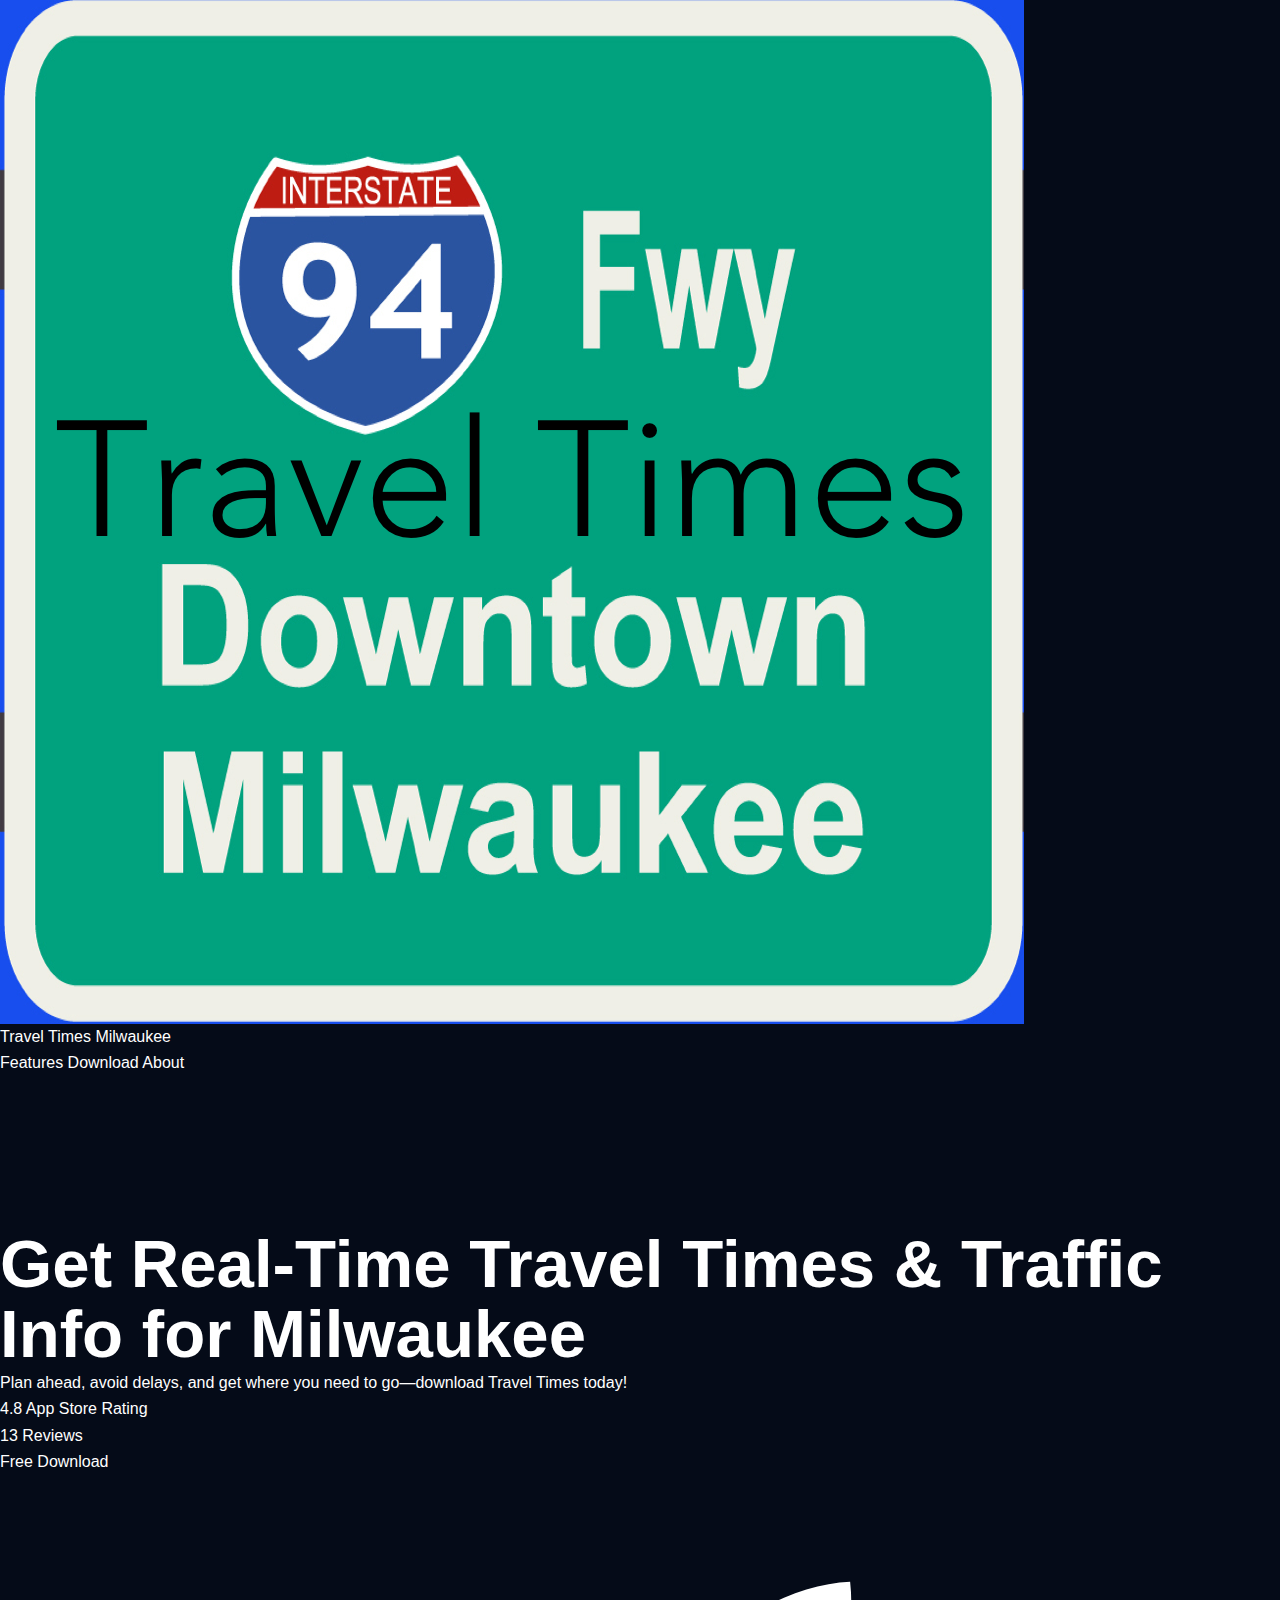
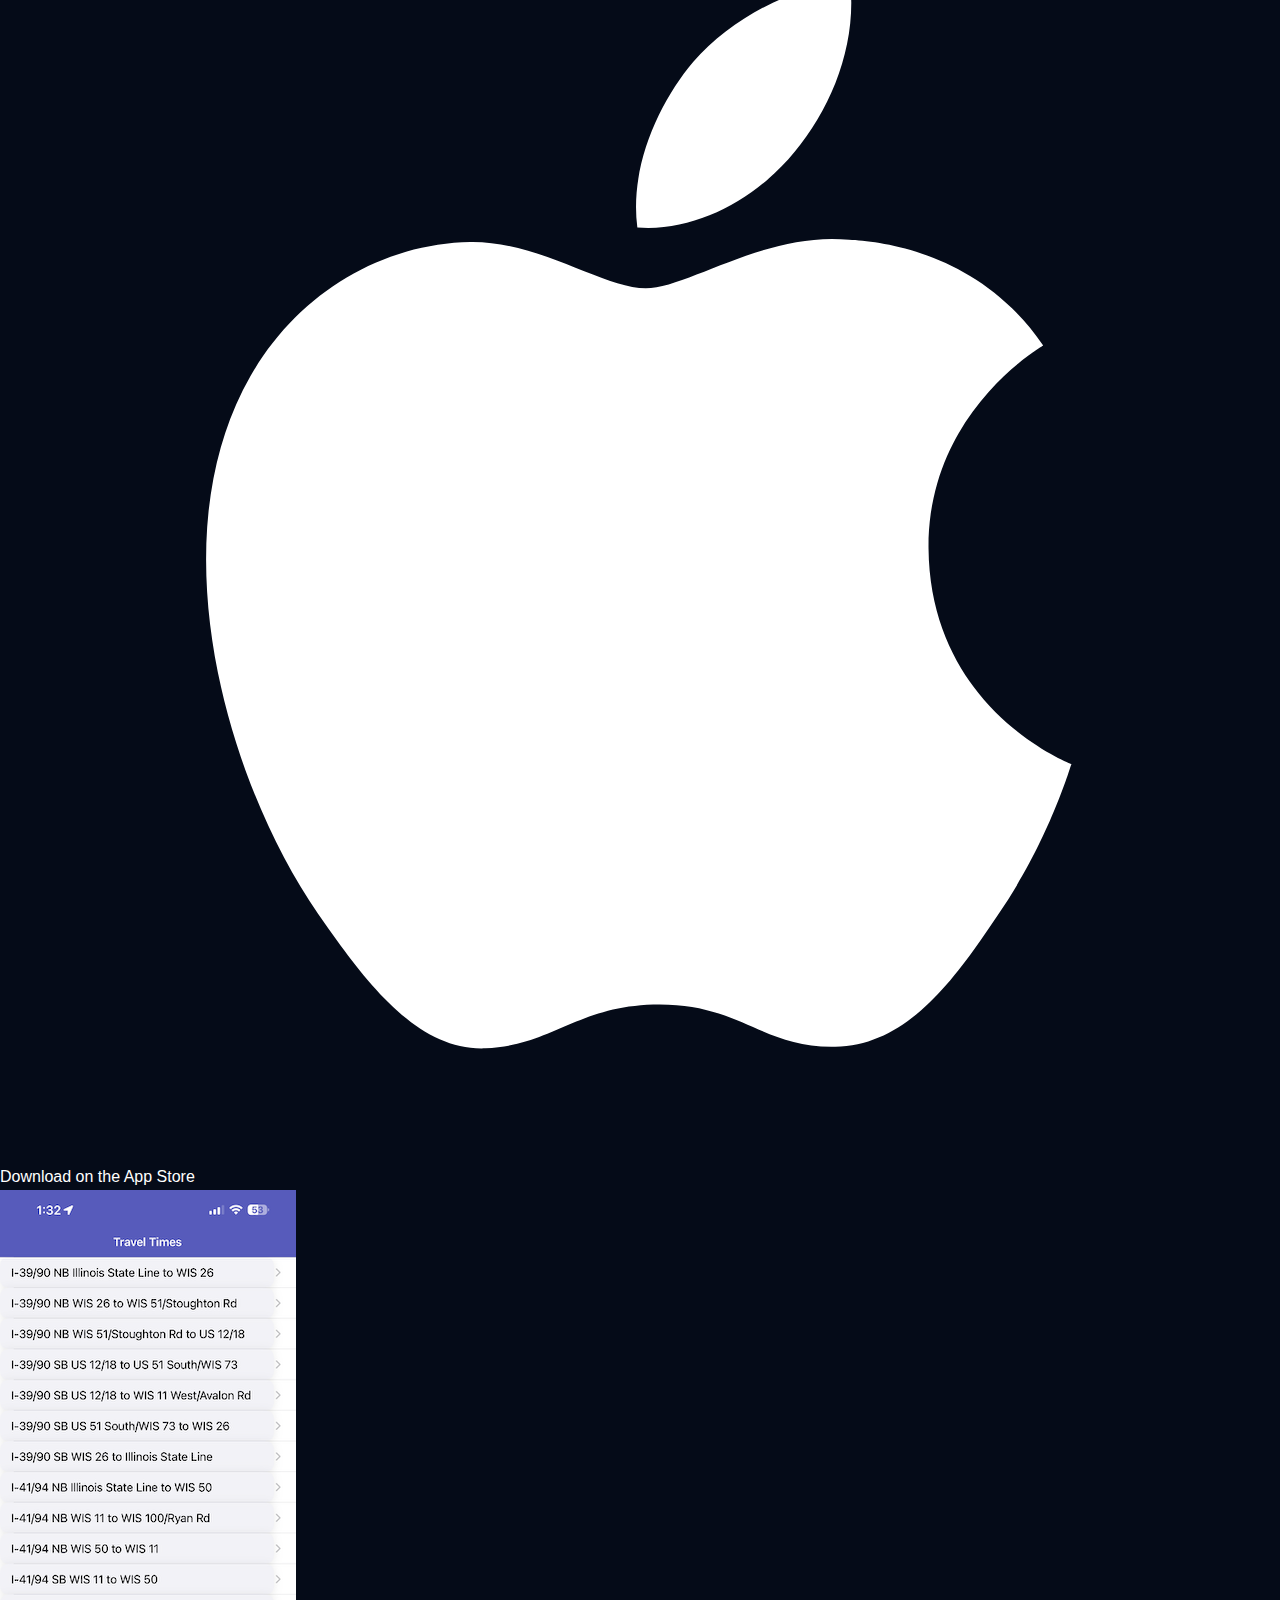
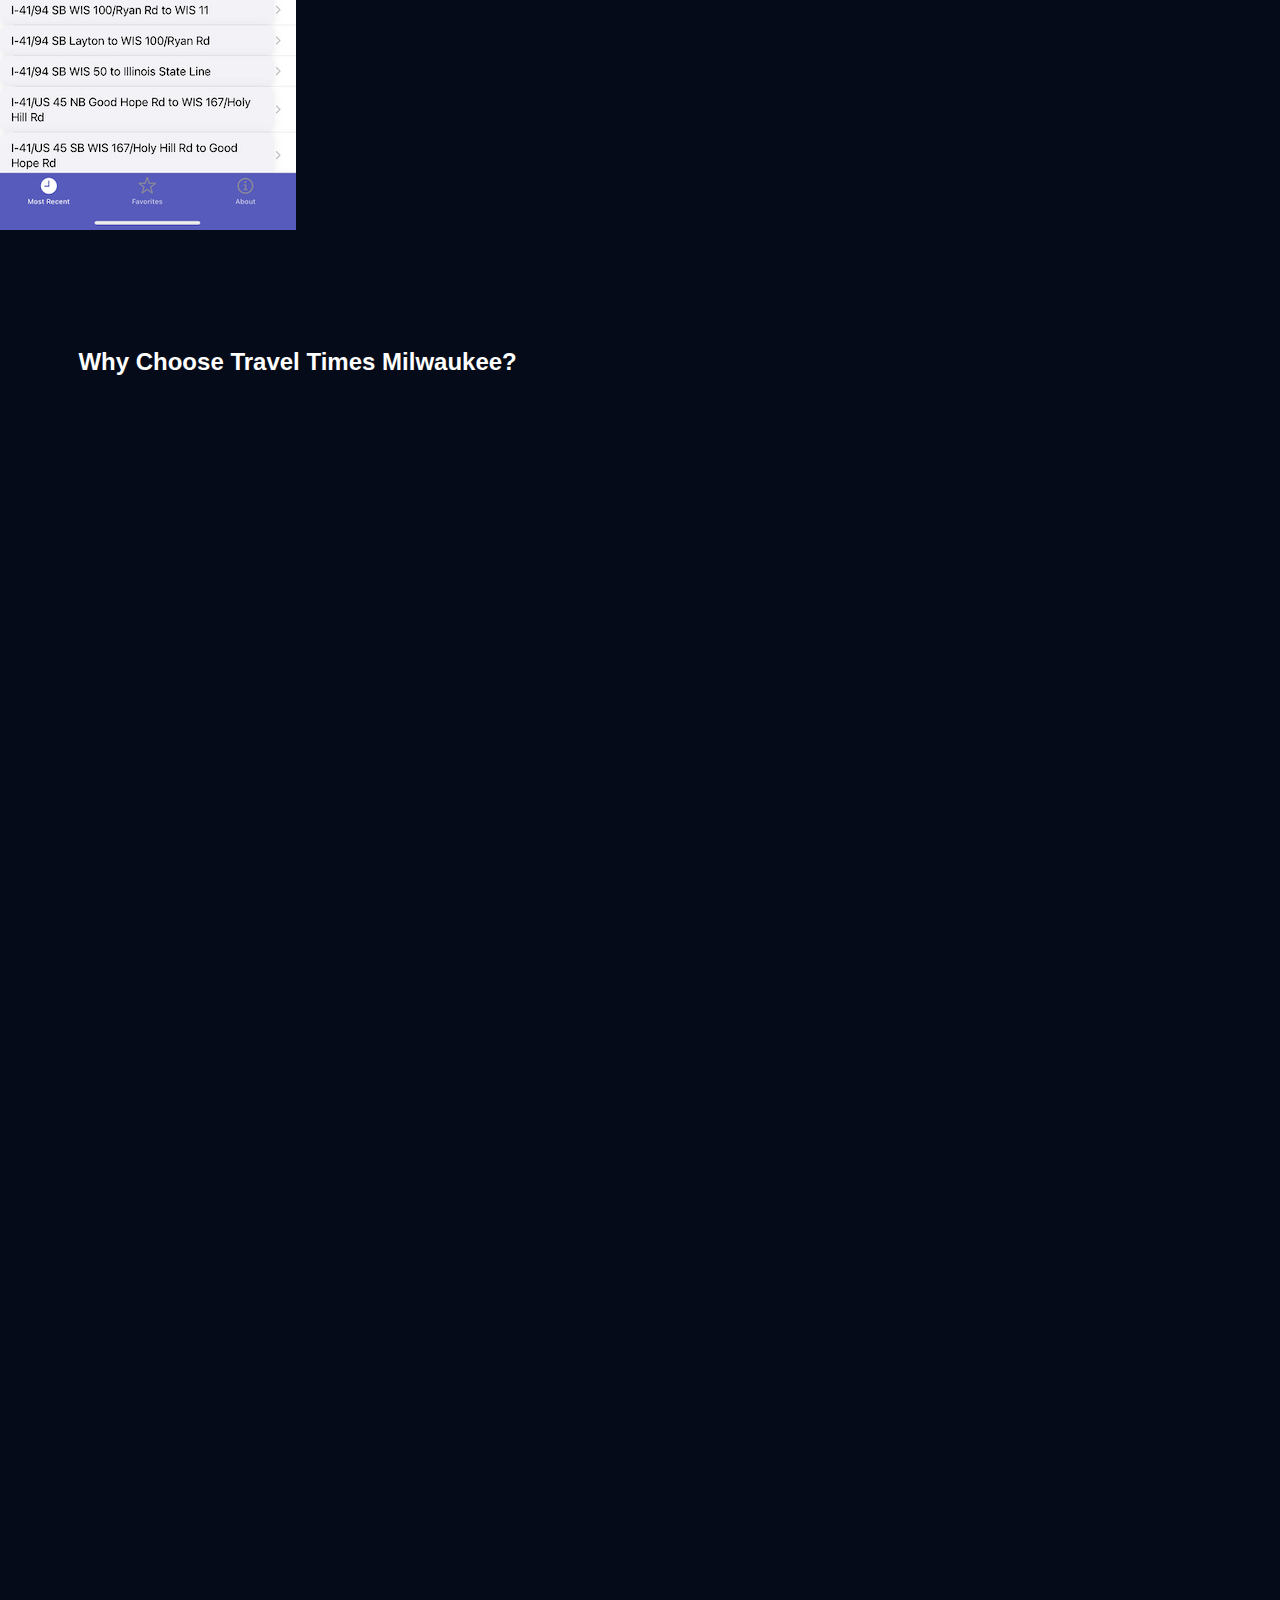
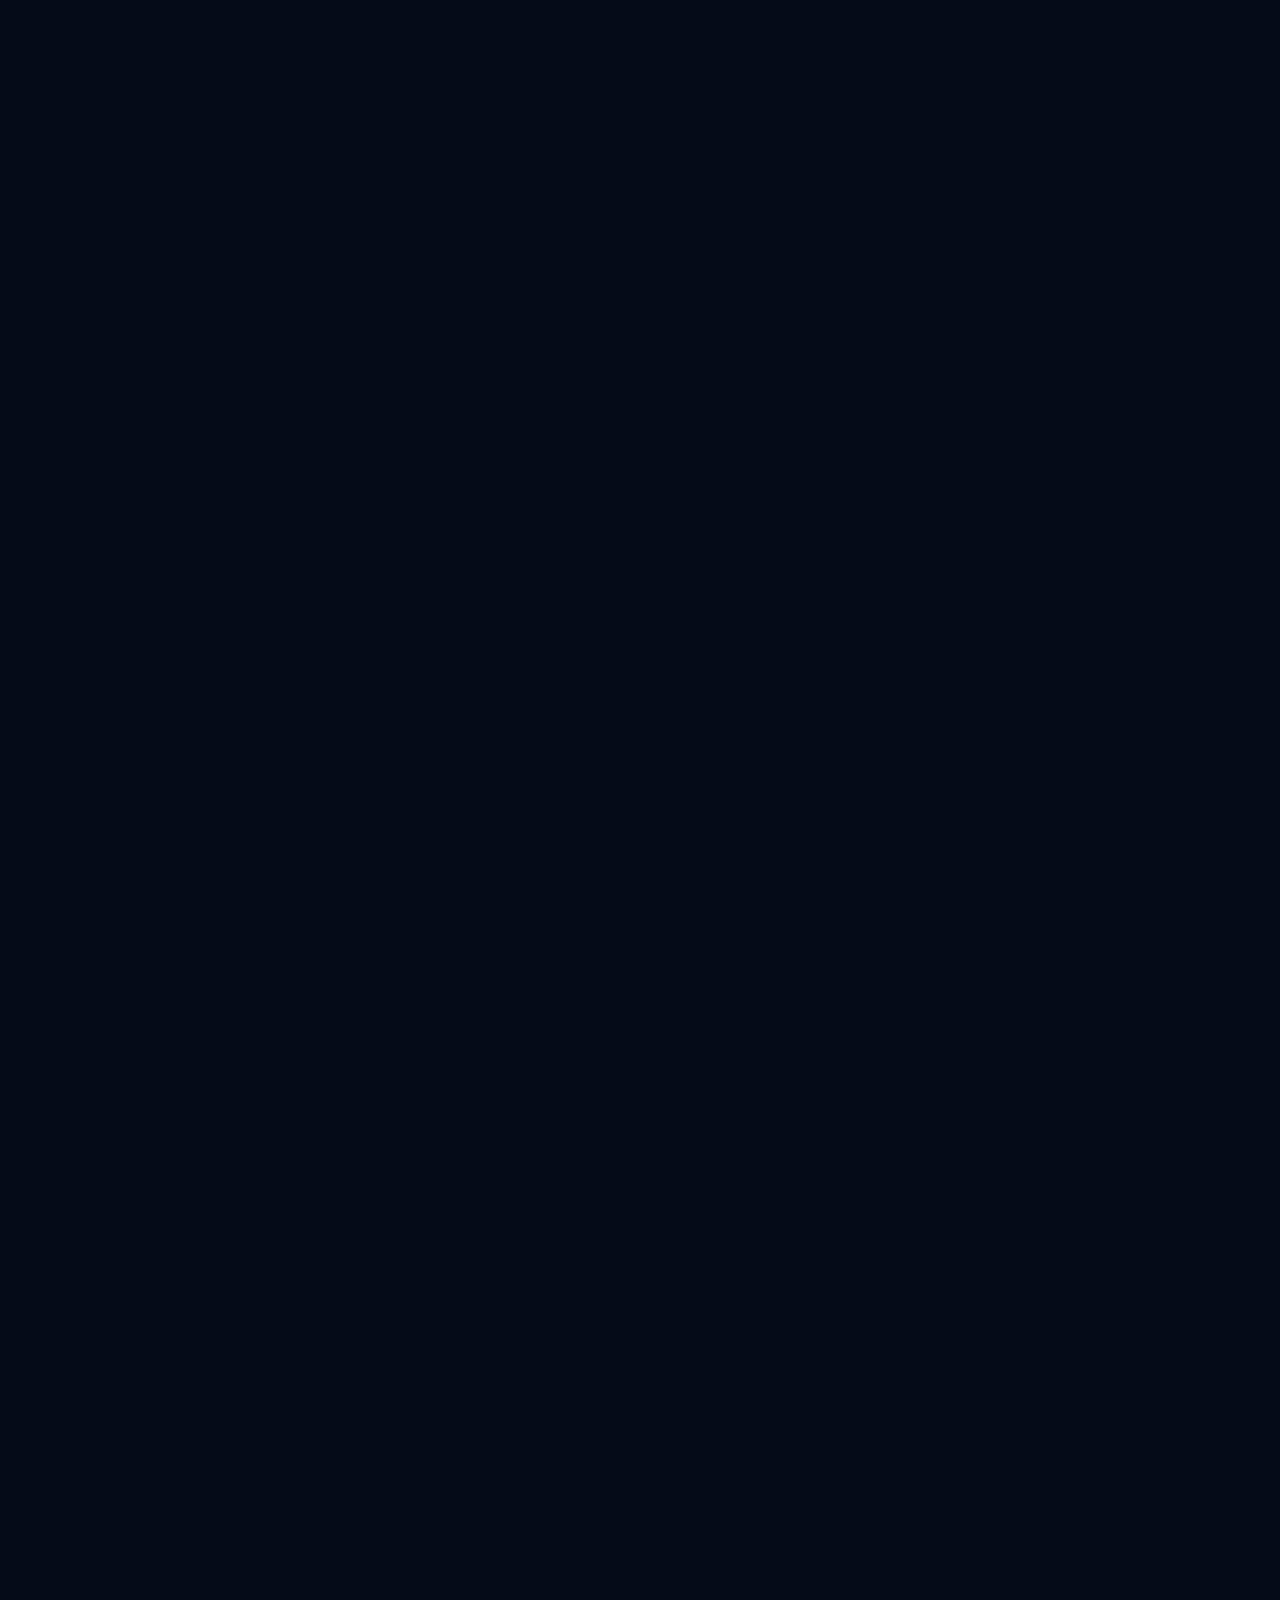
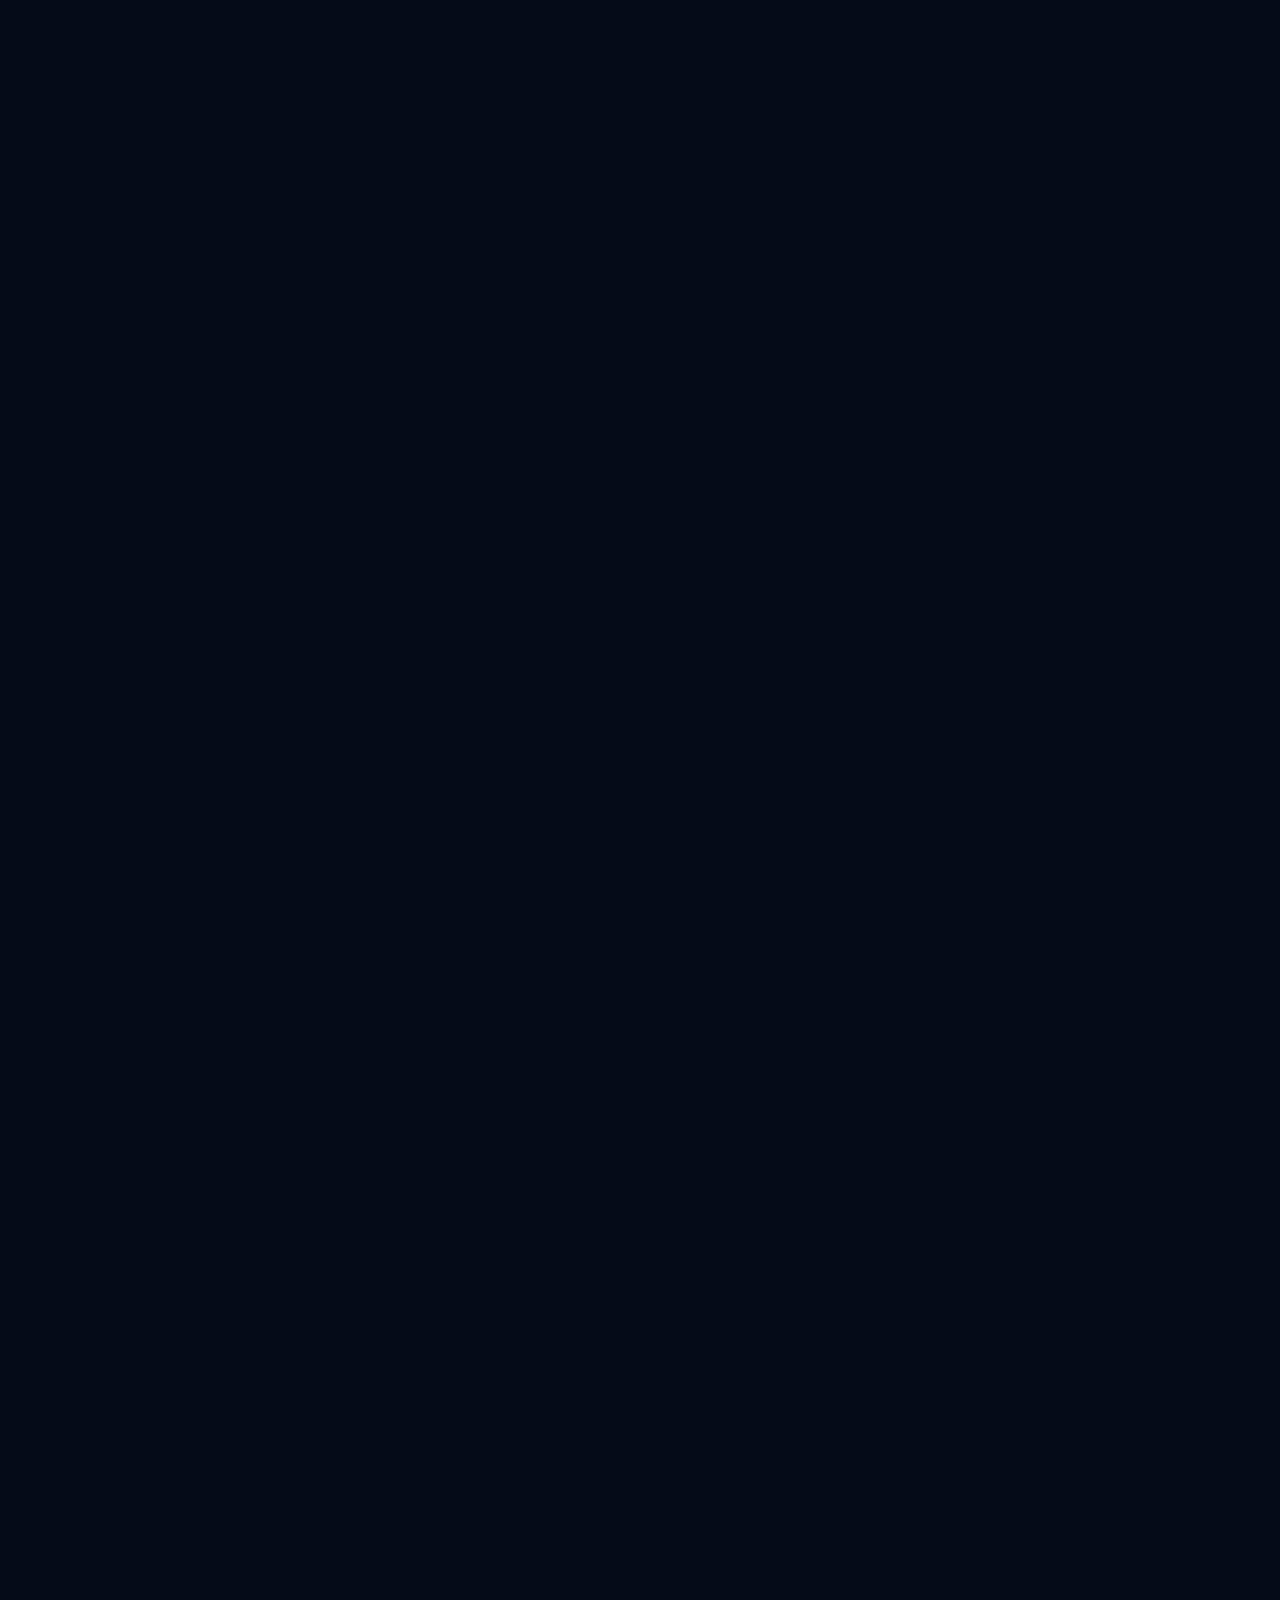
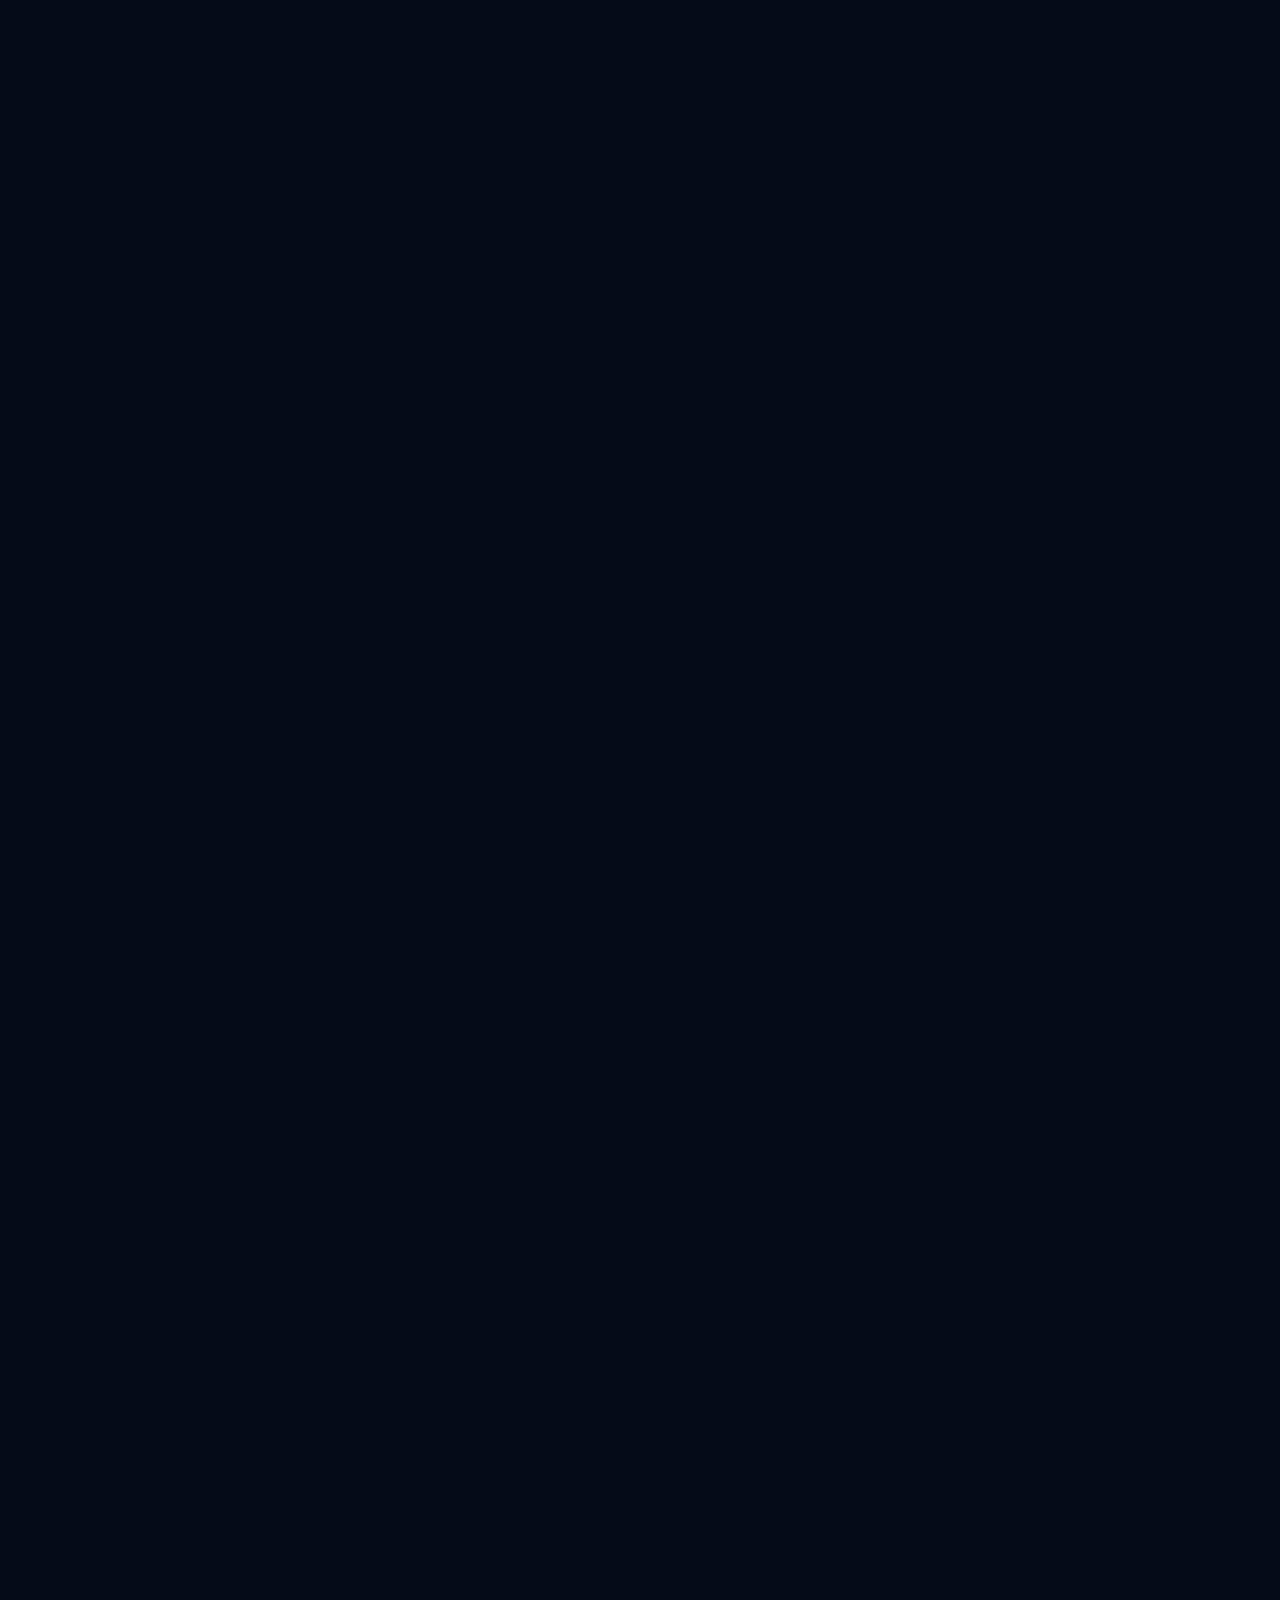
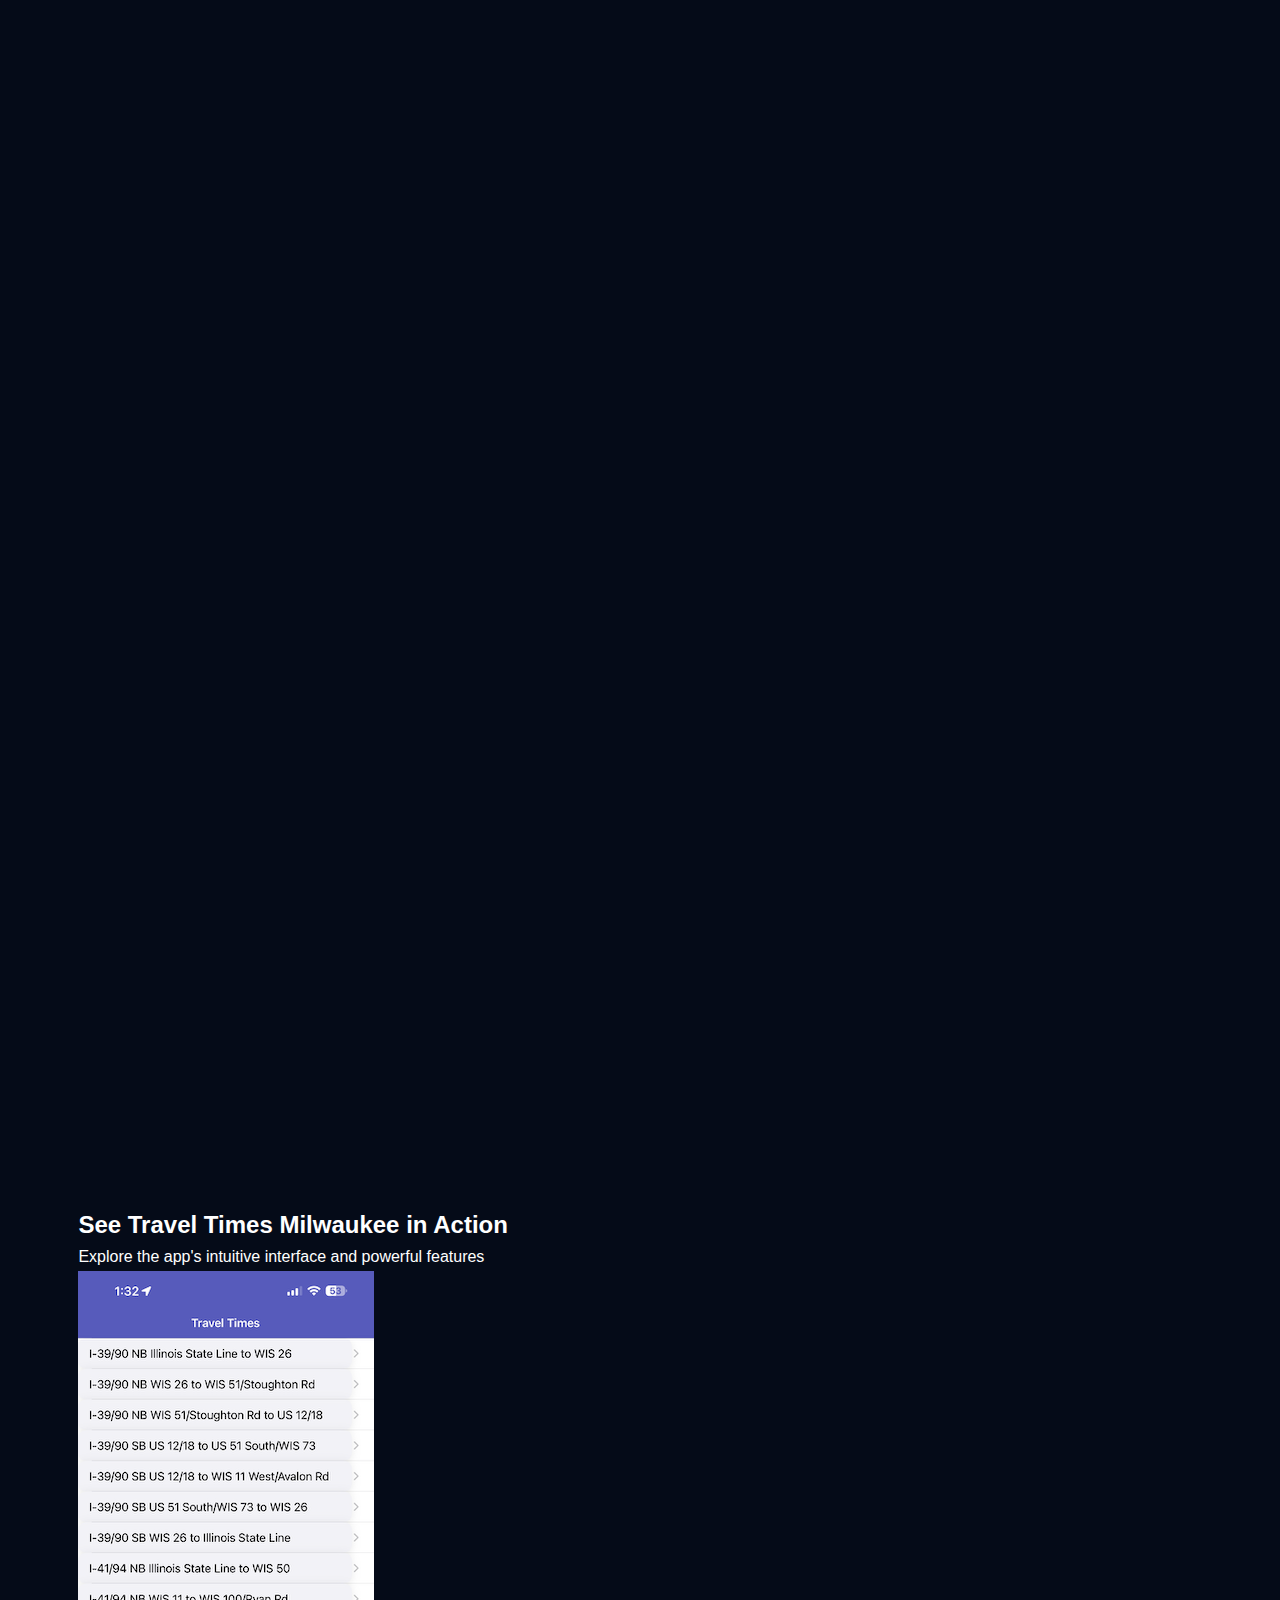
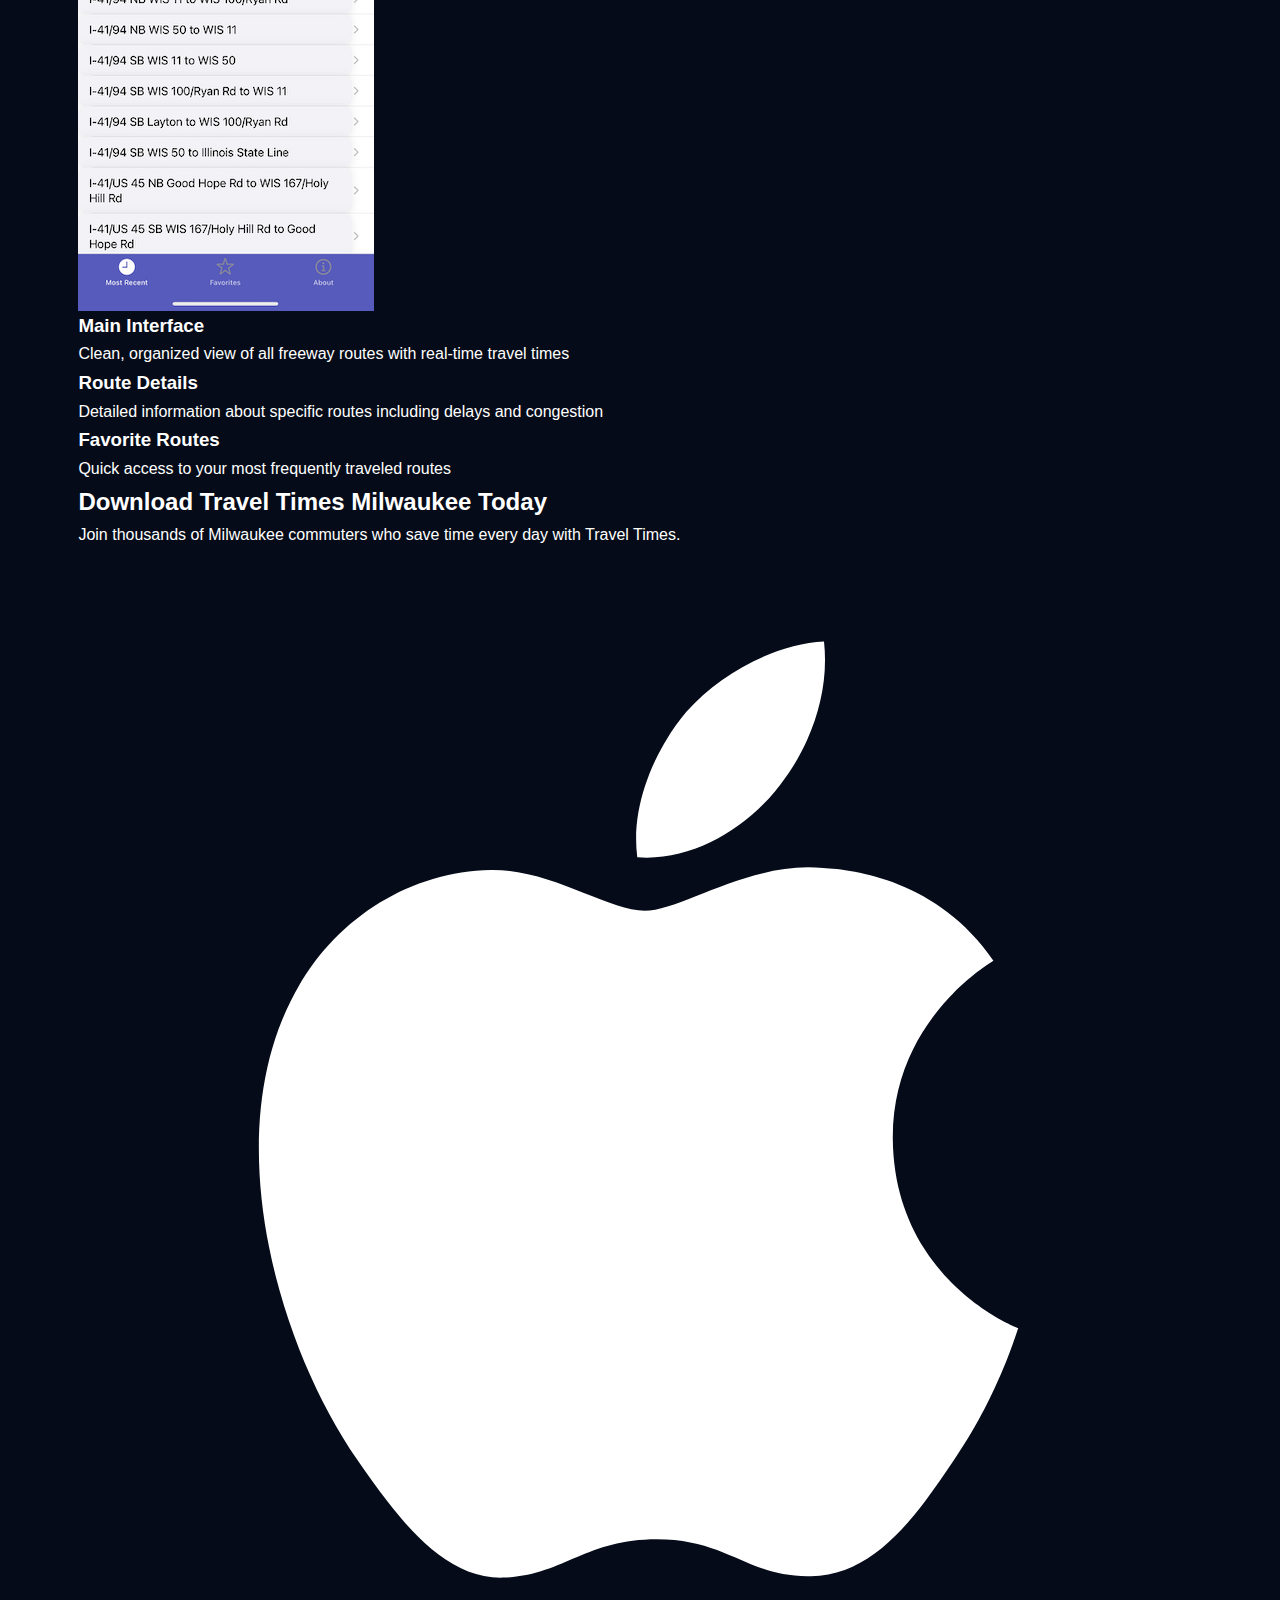
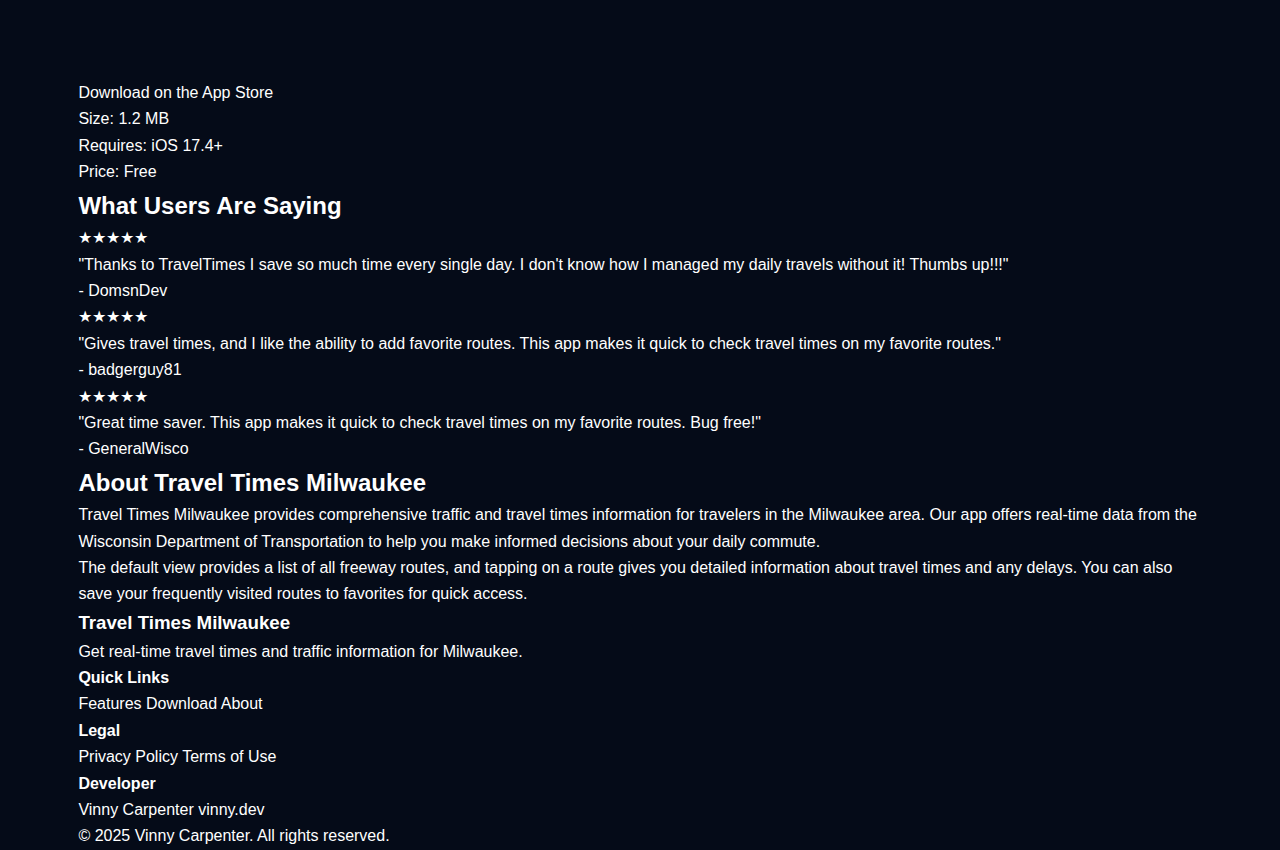
<file: index.html>
<!DOCTYPE html>
<html lang="en">
<head>
    <meta charset="UTF-8">
    <meta name="viewport" content="width=device-width, initial-scale=1.0">
    <title>Travel Times Milwaukee - Real-Time Traffic & Travel Times</title>
    <meta name="description" content="Get real-time travel times and traffic information for Milwaukee. Plan ahead, avoid delays, and get where you need to go with Travel Times Milwaukee.">
    
    <!-- Security Headers -->
    <meta http-equiv="X-Content-Type-Options" content="nosniff">
    <meta http-equiv="X-Frame-Options" content="DENY">
    <meta http-equiv="X-XSS-Protection" content="1; mode=block">
    <meta http-equiv="Referrer-Policy" content="strict-origin-when-cross-origin">
    <meta http-equiv="Permissions-Policy" content="camera=(), microphone=(), geolocation=()">
    
    <!-- CSP Header -->
    <meta http-equiv="Content-Security-Policy" content="default-src 'self'; script-src 'self' 'unsafe-inline'; style-src 'self' 'unsafe-inline' https://fonts.googleapis.com; font-src 'self' https://fonts.gstatic.com; img-src 'self' data:; connect-src 'self'; frame-src 'none'; object-src 'none'; base-uri 'self'; form-action 'self';">
    
    <!-- Preload critical resources -->
    <link rel="preload" href="styles.css" as="style">
    <link rel="preload" href="https://fonts.googleapis.com/css2?family=Inter:wght@300;400;500;600;700&display=swap" as="style">
    
    <link rel="stylesheet" href="styles.css">
    <link href="https://fonts.googleapis.com/css2?family=Inter:wght@300;400;500;600;700&display=swap" rel="stylesheet">
    <link rel="icon" type="image/png" href="assets/tt-1024.png">
    <link rel="apple-touch-icon" href="assets/tt-1024.png">
</head>
<body>
    <!-- Navigation -->
    <nav class="navbar">
        <div class="nav-container">
            <div class="nav-logo">
                <img src="assets/tt-1024.png" alt="Travel Times Milwaukee" class="logo">
                <span class="logo-text">Travel Times Milwaukee</span>
            </div>
            <div class="nav-links">
                <a href="#features">Features</a>
                <a href="#download">Download</a>
                <a href="#about">About</a>
            </div>
            <div class="nav-toggle">
                <span></span>
                <span></span>
                <span></span>
            </div>
        </div>
    </nav>

    <!-- Hero Section -->
    <section class="hero">
        <div class="hero-container">
            <div class="hero-content">
                <h1 class="hero-title">
                    Get Real-Time Travel Times & Traffic Info for Milwaukee
                </h1>
                <p class="hero-subtitle">
                    Plan ahead, avoid delays, and get where you need to go—download Travel Times today!
                </p>
                <div class="hero-stats">
                    <div class="stat">
                        <span class="stat-number">4.8</span>
                        <span class="stat-label">App Store Rating</span>
                    </div>
                    <div class="stat">
                        <span class="stat-number">13</span>
                        <span class="stat-label">Reviews</span>
                    </div>
                    <div class="stat">
                        <span class="stat-number">Free</span>
                        <span class="stat-label">Download</span>
                    </div>
                </div>
                <div class="hero-cta">
                    <a href="https://itunes.apple.com/us/app/apple-store/id932688030?pt=543741&ct=facebook&mt=8" class="cta-button">
                        <svg class="app-store-icon" viewBox="0 0 24 24" fill="currentColor">
                            <path d="M18.71 19.5c-.83 1.24-1.71 2.45-3.05 2.47-1.34.03-1.77-.79-3.29-.79-1.53 0-2 .77-3.27.82-1.31.05-2.3-1.32-3.14-2.53C4.25 17 2.94 12.45 4.7 9.39c.87-1.52 2.43-2.48 4.12-2.51 1.28-.02 2.5.87 3.29.87.78 0 2.26-1.07 3.81-.91.65.03 2.47.26 3.64 1.98-.09.06-2.17 1.28-2.15 3.81.03 3.02 2.65 4.03 2.68 4.04-.03.07-.42 1.44-1.38 2.83M13 3.5c.73-.83 1.94-1.46 2.94-1.5.13 1.17-.34 2.35-1.04 3.19-.69.85-1.83 1.51-2.95 1.42-.15-1.15.41-2.35 1.05-3.11z"/>
                        </svg>
                        Download on the App Store
                    </a>
                </div>
            </div>
            <div class="hero-image">
                <div class="phone-mockup">
                    <div class="phone-screen">
                        <img src="assets/IMG_1586.png" alt="Travel Times Milwaukee App Screenshot">
                    </div>
                </div>
            </div>
        </div>
        <div class="hero-background">
            <div class="traffic-animation">
                <div class="car car-1"></div>
                <div class="car car-2"></div>
                <div class="car car-3"></div>
            </div>
        </div>
    </section>

    <!-- Features Section -->
    <section id="features" class="features">
        <div class="container">
            <h2 class="section-title">Why Choose Travel Times Milwaukee?</h2>
            <div class="features-grid">
                <div class="feature-card">
                    <div class="feature-icon feature-icon-blue">
                        <svg viewBox="0 0 24 24" fill="currentColor">
                            <path d="M12 2C6.48 2 2 6.48 2 12s4.48 10 10 10 10-4.48 10-10S17.52 2 12 2zm-2 15l-5-5 1.41-1.41L10 14.17l7.59-7.59L19 8l-9 9z"/>
                        </svg>
                    </div>
                    <h3>Real-Time Updates</h3>
                    <p>Get live traffic information and travel times updated continuously throughout the day.</p>
                </div>
                <div class="feature-card">
                    <div class="feature-icon feature-icon-orange">
                        <svg viewBox="0 0 24 24" fill="currentColor">
                            <path d="M12 2l3.09 6.26L22 9.27l-5 4.87 1.18 6.88L12 17.77l-6.18 3.25L7 14.14 2 9.27l6.91-1.01L12 2z"/>
                        </svg>
                    </div>
                    <h3>Favorite Routes</h3>
                    <p>Save your frequently traveled routes for quick access and simplified navigation.</p>
                </div>
                <div class="feature-card">
                    <div class="feature-icon feature-icon-green">
                        <svg viewBox="0 0 24 24" fill="currentColor">
                            <path d="M9 12l2 2 4-4m6 2a9 9 0 11-18 0 9 9 0 0118 0z"/>
                        </svg>
                    </div>
                    <h3>Official Data</h3>
                    <p>Traffic information provided by the Wisconsin Department of Transportation.</p>
                </div>
                <div class="feature-card">
                    <div class="feature-icon feature-icon-purple">
                        <svg viewBox="0 0 24 24" fill="currentColor">
                            <path d="M9 20l-5.447-2.724A1 1 0 013 16.382V5.618a1 1 0 011.447-.894L9 7m0 13l6-3m-6 3V7m6 10l4.553 2.276A1 1 0 0021 18.382V7.618a1 1 0 00-1.447-.894L15 4m0 13V4m-6 3l6-3"/>
                        </svg>
                    </div>
                    <h3>Freeway Coverage</h3>
                    <p>Comprehensive coverage of all major freeway routes in the Milwaukee area.</p>
                </div>
                <div class="feature-card">
                    <div class="feature-icon feature-icon-red">
                        <svg viewBox="0 0 24 24" fill="currentColor">
                            <path d="M12 9v2m0 4h.01m-6.938 4h13.856c1.54 0 2.502-1.667 1.732-2.5L13.732 4c-.77-.833-1.964-.833-2.732 0L3.732 16.5c-.77.833.192 2.5 1.732 2.5z"/>
                        </svg>
                    </div>
                    <h3>Delay Alerts</h3>
                    <p>Stay informed about delays and congestion to plan your route accordingly.</p>
                </div>
                <div class="feature-card">
                    <div class="feature-icon feature-icon-teal">
                        <svg viewBox="0 0 24 24" fill="currentColor">
                            <path d="M4.318 6.318a4.5 4.5 0 000 6.364L12 20.364l7.682-7.682a4.5 4.5 0 00-6.364-6.364L12 7.636l-1.318-1.318a4.5 4.5 0 00-6.364 0z"/>
                        </svg>
                    </div>
                    <h3>User-Friendly</h3>
                    <p>Clean, intuitive interface designed for quick access to the information you need.</p>
                </div>
            </div>
        </div>
    </section>

    <!-- Screenshots Section -->
    <section class="screenshots">
        <div class="container">
            <h2 class="section-title">See Travel Times Milwaukee in Action</h2>
            <p class="section-subtitle">Explore the app's intuitive interface and powerful features</p>
            <div class="screenshots-grid">
                <div class="screenshot-item">
                    <div class="screenshot-frame">
                        <img src="assets/IMG_1586.png" alt="Travel Times Milwaukee - Main Interface" loading="lazy">
                    </div>
                    <h3>Main Interface</h3>
                    <p>Clean, organized view of all freeway routes with real-time travel times</p>
                </div>
                <div class="screenshot-item">
                    <div class="screenshot-frame">
                        <img src="assets/IMG_1587.png" alt="Travel Times Milwaukee - Route Details" loading="lazy">
                    </div>
                    <h3>Route Details</h3>
                    <p>Detailed information about specific routes including delays and congestion</p>
                </div>
                <div class="screenshot-item">
                    <div class="screenshot-frame">
                        <img src="assets/IMG_1588.png" alt="Travel Times Milwaukee - Favorites" loading="lazy">
                    </div>
                    <h3>Favorite Routes</h3>
                    <p>Quick access to your most frequently traveled routes</p>
                </div>
            </div>
        </div>
    </section>

    <!-- Download Section -->
    <section id="download" class="download">
        <div class="container">
            <div class="download-content">
                <h2>Download Travel Times Milwaukee Today</h2>
                <p>Join thousands of Milwaukee commuters who save time every day with Travel Times.</p>
                <div class="download-buttons">
                    <a href="https://itunes.apple.com/us/app/apple-store/id932688030?pt=543741&ct=facebook&mt=8" class="download-button">
                        <svg class="app-store-icon" viewBox="0 0 24 24" fill="currentColor">
                            <path d="M18.71 19.5c-.83 1.24-1.71 2.45-3.05 2.47-1.34.03-1.77-.79-3.29-.79-1.53 0-2 .77-3.27.82-1.31.05-2.3-1.32-3.14-2.53C4.25 17 2.94 12.45 4.7 9.39c.87-1.52 2.43-2.48 4.12-2.51 1.28-.02 2.5.87 3.29.87.78 0 2.26-1.07 3.81-.91.65.03 2.47.26 3.64 1.98-.09.06-2.17 1.28-2.15 3.81.03 3.02 2.65 4.03 2.68 4.04-.03.07-.42 1.44-1.38 2.83M13 3.5c.73-.83 1.94-1.46 2.94-1.5.13 1.17-.34 2.35-1.04 3.19-.69.85-1.83 1.51-2.95 1.42-.15-1.15.41-2.35 1.05-3.11z"/>
                        </svg>
                        <div class="button-text">
                            <span class="button-label">Download on the</span>
                            <span class="button-title">App Store</span>
                        </div>
                    </a>
                </div>
                <div class="app-info">
                    <div class="info-item">
                        <span class="info-label">Size:</span>
                        <span class="info-value">1.2 MB</span>
                    </div>
                    <div class="info-item">
                        <span class="info-label">Requires:</span>
                        <span class="info-value">iOS 17.4+</span>
                    </div>
                    <div class="info-item">
                        <span class="info-label">Price:</span>
                        <span class="info-value">Free</span>
                    </div>
                </div>
            </div>
        </div>
    </section>

    <!-- Reviews Section -->
    <section class="reviews">
        <div class="container">
            <h2 class="section-title">What Users Are Saying</h2>
            <div class="reviews-grid">
                <div class="review-card">
                    <div class="review-stars">★★★★★</div>
                    <p class="review-text">"Thanks to TravelTimes I save so much time every single day. I don't know how I managed my daily travels without it! Thumbs up!!!"</p>
                    <div class="review-author">- DomsnDev</div>
                </div>
                <div class="review-card">
                    <div class="review-stars">★★★★★</div>
                    <p class="review-text">"Gives travel times, and I like the ability to add favorite routes. This app makes it quick to check travel times on my favorite routes."</p>
                    <div class="review-author">- badgerguy81</div>
                </div>
                <div class="review-card">
                    <div class="review-stars">★★★★★</div>
                    <p class="review-text">"Great time saver. This app makes it quick to check travel times on my favorite routes. Bug free!"</p>
                    <div class="review-author">- GeneralWisco</div>
                </div>
            </div>
        </div>
    </section>

    <!-- About Section -->
    <section id="about" class="about">
        <div class="container">
            <div class="about-content">
                <h2>About Travel Times Milwaukee</h2>
                <p>Travel Times Milwaukee provides comprehensive traffic and travel times information for travelers in the Milwaukee area. Our app offers real-time data from the Wisconsin Department of Transportation to help you make informed decisions about your daily commute.</p>
                <p>The default view provides a list of all freeway routes, and tapping on a route gives you detailed information about travel times and any delays. You can also save your frequently visited routes to favorites for quick access.</p>
            </div>
        </div>
    </section>

    <!-- Footer -->
    <footer class="footer">
        <div class="container">
            <div class="footer-content">
                <div class="footer-section">
                    <h3>Travel Times Milwaukee</h3>
                    <p>Get real-time travel times and traffic information for Milwaukee.</p>
                </div>
                <div class="footer-section">
                    <h4>Quick Links</h4>
                    <a href="#features">Features</a>
                    <a href="#download">Download</a>
                    <a href="#about">About</a>
                </div>
                <div class="footer-section">
                    <h4>Legal</h4>
                    <a href="privacy.html">Privacy Policy</a>
                    <a href="terms.html">Terms of Use</a>
                </div>
                <div class="footer-section">
                    <h4>Developer</h4>
                    <a href="https://vinny.dev" target="_blank" rel="noopener noreferrer">Vinny Carpenter</a>
                    <a href="https://vinny.dev" target="_blank" rel="noopener noreferrer">vinny.dev</a>
                </div>
            </div>
            <div class="footer-bottom">
                <p>&copy; 2025 Vinny Carpenter. All rights reserved.</p>
            </div>
        </div>
    </footer>

    <script src="script.js"></script>
</body>
</html>
</file>
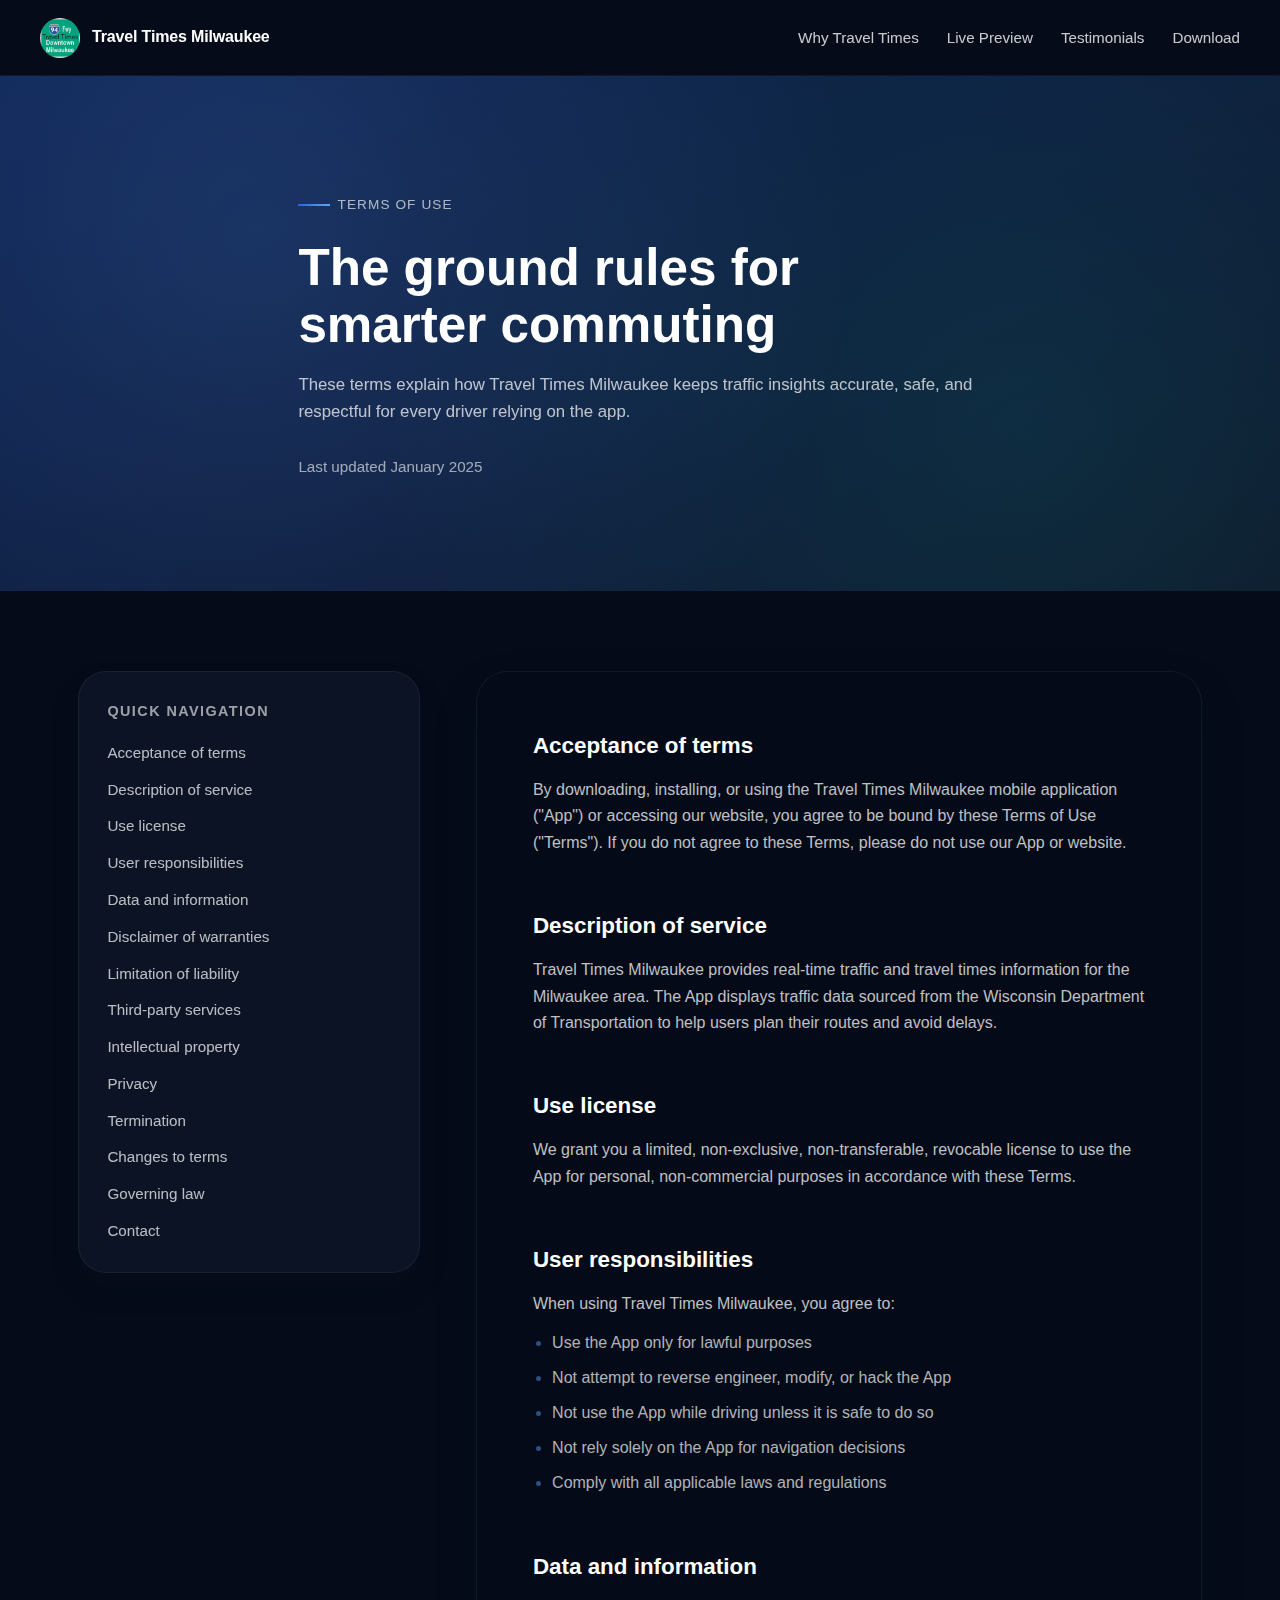
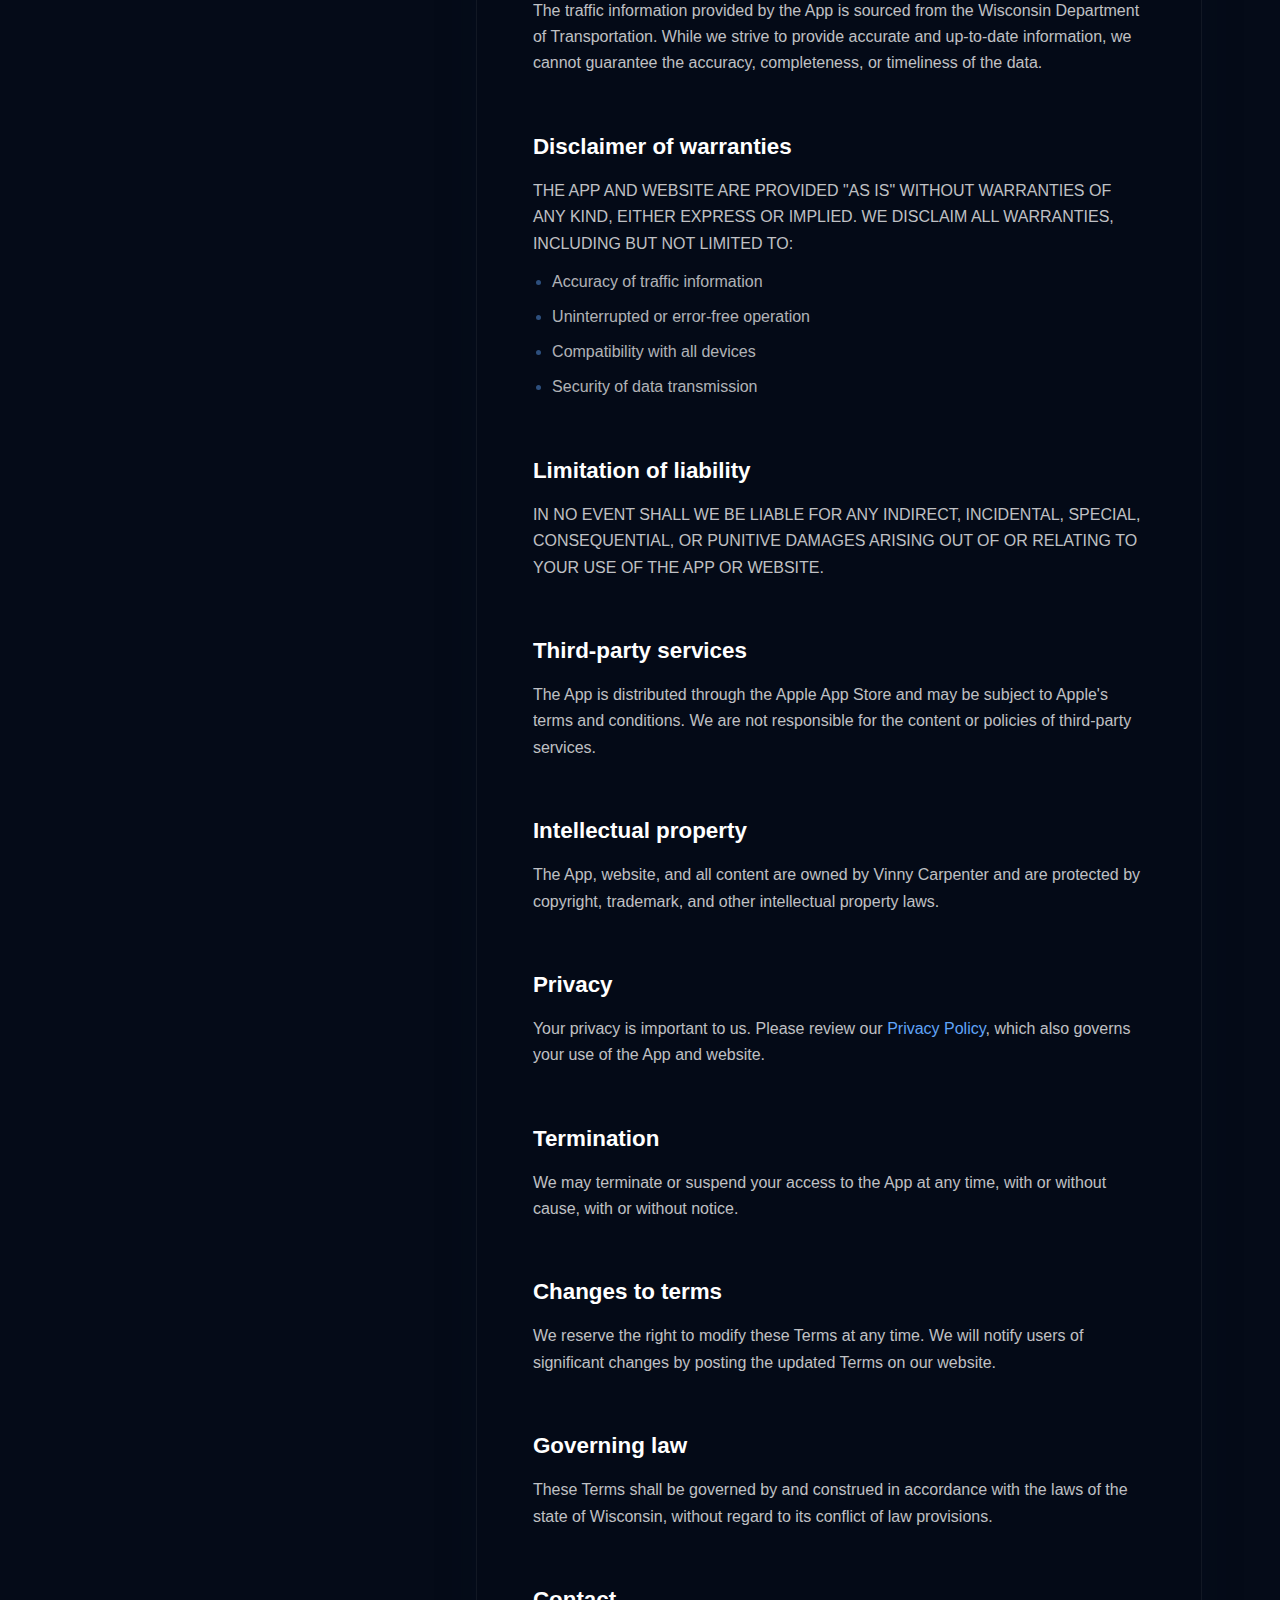
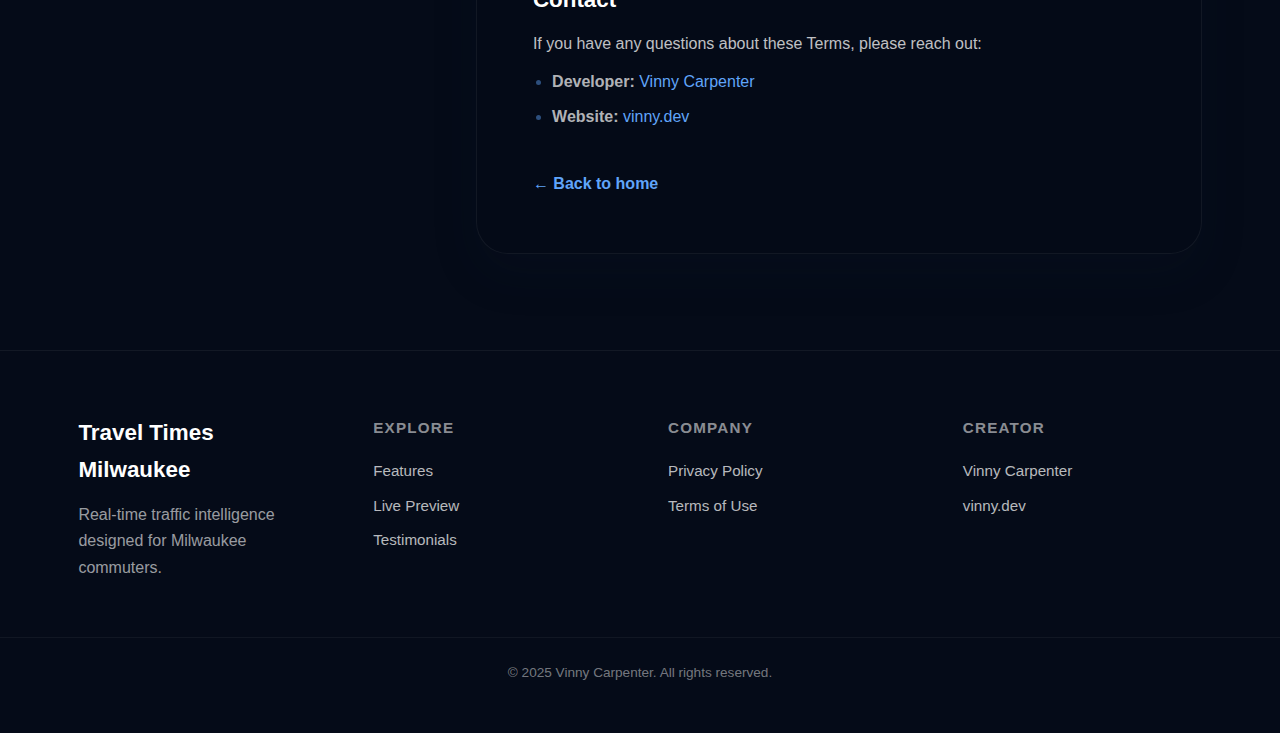
<file: terms.html>
<!DOCTYPE html>
<html lang="en">
<head>
    <meta charset="UTF-8">
    <meta name="viewport" content="width=device-width, initial-scale=1.0">
    <title>Terms of Use — Travel Times Milwaukee</title>
    <meta name="description" content="Understand the terms and conditions for using the Travel Times Milwaukee iOS app and website.">

    <meta name="referrer" content="strict-origin-when-cross-origin">
    <meta http-equiv="Content-Security-Policy" content="default-src 'self'; script-src 'self' 'unsafe-inline'; style-src 'self' 'unsafe-inline' https://fonts.googleapis.com; font-src 'self' https://fonts.gstatic.com; img-src 'self' data:; connect-src 'self'; frame-src 'none'; object-src 'none'; base-uri 'self'; form-action 'self';">

    <link rel="preload" href="styles.css" as="style">
    <link rel="preload" href="https://fonts.googleapis.com/css2?family=Inter+Display:wght@500;600;700;800&family=Plus+Jakarta+Sans:wght@400;500;600;700&display=swap" as="style">

    <link rel="stylesheet" href="styles.css">
    <link href="https://fonts.googleapis.com/css2?family=Inter+Display:wght@500;600;700;800&family=Plus+Jakarta+Sans:wght@400;500;600;700&display=swap" rel="stylesheet">
    <link rel="icon" type="image/png" href="assets/tt-1024.png">
    <link rel="apple-touch-icon" href="assets/tt-1024.png">
</head>
<body class="legal">
    <header class="site-header">
        <div class="container header__inner">
            <a class="brand" href="index.html#top">
                <img src="assets/tt-1024.png" alt="Travel Times Milwaukee icon" class="brand__mark">
                <span class="brand__text">Travel Times Milwaukee</span>
            </a>
            <button class="nav__toggle" aria-expanded="false" aria-controls="primary-navigation">
                <span></span>
                <span></span>
                <span></span>
            </button>
            <nav class="nav" aria-label="Primary">
                <ul id="primary-navigation" class="nav__menu">
                    <li><a href="index.html#features">Why Travel Times</a></li>
                    <li><a href="index.html#live-preview">Live Preview</a></li>
                    <li><a href="index.html#voices">Testimonials</a></li>
                    <li><a href="index.html#download">Download</a></li>
                </ul>
            </nav>
        </div>
    </header>

    <main id="top">
        <section class="legal-hero section" aria-labelledby="legal-title">
            <div class="container legal-hero__inner">
                <div class="legal-hero__eyebrow">Terms of Use</div>
                <h1 id="legal-title">The ground rules for smarter commuting</h1>
                <p class="legal-hero__summary">These terms explain how Travel Times Milwaukee keeps traffic insights accurate, safe, and respectful for every driver relying on the app.</p>
                <div class="legal-hero__meta">Last updated January 2025</div>
            </div>
        </section>

        <section class="section legal-section">
            <div class="container legal-layout">
                <aside class="legal-sidebar" aria-label="On this page">
                    <nav class="legal-toc">
                        <h2 class="legal-toc__title">Quick navigation</h2>
                        <ul>
                            <li><a href="#acceptance">Acceptance of terms</a></li>
                            <li><a href="#service">Description of service</a></li>
                            <li><a href="#license">Use license</a></li>
                            <li><a href="#responsibilities">User responsibilities</a></li>
                            <li><a href="#data">Data and information</a></li>
                            <li><a href="#warranties">Disclaimer of warranties</a></li>
                            <li><a href="#liability">Limitation of liability</a></li>
                            <li><a href="#third-party">Third-party services</a></li>
                            <li><a href="#intellectual">Intellectual property</a></li>
                            <li><a href="#privacy">Privacy</a></li>
                            <li><a href="#termination">Termination</a></li>
                            <li><a href="#changes">Changes to terms</a></li>
                            <li><a href="#law">Governing law</a></li>
                            <li><a href="#contact">Contact</a></li>
                        </ul>
                    </nav>
                </aside>

                <article class="legal-article">
                    <section id="acceptance">
                        <h2>Acceptance of terms</h2>
                        <p>By downloading, installing, or using the Travel Times Milwaukee mobile application ("App") or accessing our website, you agree to be bound by these Terms of Use ("Terms"). If you do not agree to these Terms, please do not use our App or website.</p>
                    </section>

                    <section id="service">
                        <h2>Description of service</h2>
                        <p>Travel Times Milwaukee provides real-time traffic and travel times information for the Milwaukee area. The App displays traffic data sourced from the Wisconsin Department of Transportation to help users plan their routes and avoid delays.</p>
                    </section>

                    <section id="license">
                        <h2>Use license</h2>
                        <p>We grant you a limited, non-exclusive, non-transferable, revocable license to use the App for personal, non-commercial purposes in accordance with these Terms.</p>
                    </section>

                    <section id="responsibilities">
                        <h2>User responsibilities</h2>
                        <p>When using Travel Times Milwaukee, you agree to:</p>
                        <ul>
                            <li>Use the App only for lawful purposes</li>
                            <li>Not attempt to reverse engineer, modify, or hack the App</li>
                            <li>Not use the App while driving unless it is safe to do so</li>
                            <li>Not rely solely on the App for navigation decisions</li>
                            <li>Comply with all applicable laws and regulations</li>
                        </ul>
                    </section>

                    <section id="data">
                        <h2>Data and information</h2>
                        <p>The traffic information provided by the App is sourced from the Wisconsin Department of Transportation. While we strive to provide accurate and up-to-date information, we cannot guarantee the accuracy, completeness, or timeliness of the data.</p>
                    </section>

                    <section id="warranties">
                        <h2>Disclaimer of warranties</h2>
                        <p>THE APP AND WEBSITE ARE PROVIDED "AS IS" WITHOUT WARRANTIES OF ANY KIND, EITHER EXPRESS OR IMPLIED. WE DISCLAIM ALL WARRANTIES, INCLUDING BUT NOT LIMITED TO:</p>
                        <ul>
                            <li>Accuracy of traffic information</li>
                            <li>Uninterrupted or error-free operation</li>
                            <li>Compatibility with all devices</li>
                            <li>Security of data transmission</li>
                        </ul>
                    </section>

                    <section id="liability">
                        <h2>Limitation of liability</h2>
                        <p>IN NO EVENT SHALL WE BE LIABLE FOR ANY INDIRECT, INCIDENTAL, SPECIAL, CONSEQUENTIAL, OR PUNITIVE DAMAGES ARISING OUT OF OR RELATING TO YOUR USE OF THE APP OR WEBSITE.</p>
                    </section>

                    <section id="third-party">
                        <h2>Third-party services</h2>
                        <p>The App is distributed through the Apple App Store and may be subject to Apple&apos;s terms and conditions. We are not responsible for the content or policies of third-party services.</p>
                    </section>

                    <section id="intellectual">
                        <h2>Intellectual property</h2>
                        <p>The App, website, and all content are owned by Vinny Carpenter and are protected by copyright, trademark, and other intellectual property laws.</p>
                    </section>

                    <section id="privacy">
                        <h2>Privacy</h2>
                        <p>Your privacy is important to us. Please review our <a href="privacy.html">Privacy Policy</a>, which also governs your use of the App and website.</p>
                    </section>

                    <section id="termination">
                        <h2>Termination</h2>
                        <p>We may terminate or suspend your access to the App at any time, with or without cause, with or without notice.</p>
                    </section>

                    <section id="changes">
                        <h2>Changes to terms</h2>
                        <p>We reserve the right to modify these Terms at any time. We will notify users of significant changes by posting the updated Terms on our website.</p>
                    </section>

                    <section id="law">
                        <h2>Governing law</h2>
                        <p>These Terms shall be governed by and construed in accordance with the laws of the state of Wisconsin, without regard to its conflict of law provisions.</p>
                    </section>

                    <section id="contact">
                        <h2>Contact</h2>
                        <p>If you have any questions about these Terms, please reach out:</p>
                        <ul>
                            <li><strong>Developer:</strong> <a href="https://vinny.dev" rel="noopener noreferrer" target="_blank">Vinny Carpenter</a></li>
                            <li><strong>Website:</strong> <a href="https://vinny.dev" rel="noopener noreferrer" target="_blank">vinny.dev</a></li>
                        </ul>
                    </section>

                    <a class="legal-back" href="index.html">← Back to home</a>
                </article>
            </div>
        </section>
    </main>

    <footer class="site-footer">
        <div class="container footer__grid">
            <div class="footer__brand">
                <h3>Travel Times Milwaukee</h3>
                <p>Real-time traffic intelligence designed for Milwaukee commuters.</p>
            </div>
            <div class="footer__links">
                <h4>Explore</h4>
                <a href="index.html#features">Features</a>
                <a href="index.html#live-preview">Live Preview</a>
                <a href="index.html#voices">Testimonials</a>
            </div>
            <div class="footer__links">
                <h4>Company</h4>
                <a href="privacy.html">Privacy Policy</a>
                <a href="terms.html">Terms of Use</a>
            </div>
            <div class="footer__links">
                <h4>Creator</h4>
                <a href="https://vinny.dev" rel="noopener noreferrer" target="_blank">Vinny Carpenter</a>
                <a href="https://vinny.dev" rel="noopener noreferrer" target="_blank">vinny.dev</a>
            </div>
        </div>
        <div class="footer__note">
            <p>&copy; 2025 Vinny Carpenter. All rights reserved.</p>
        </div>
    </footer>

    <script src="script.js"></script>
</body>
</html>
</file>
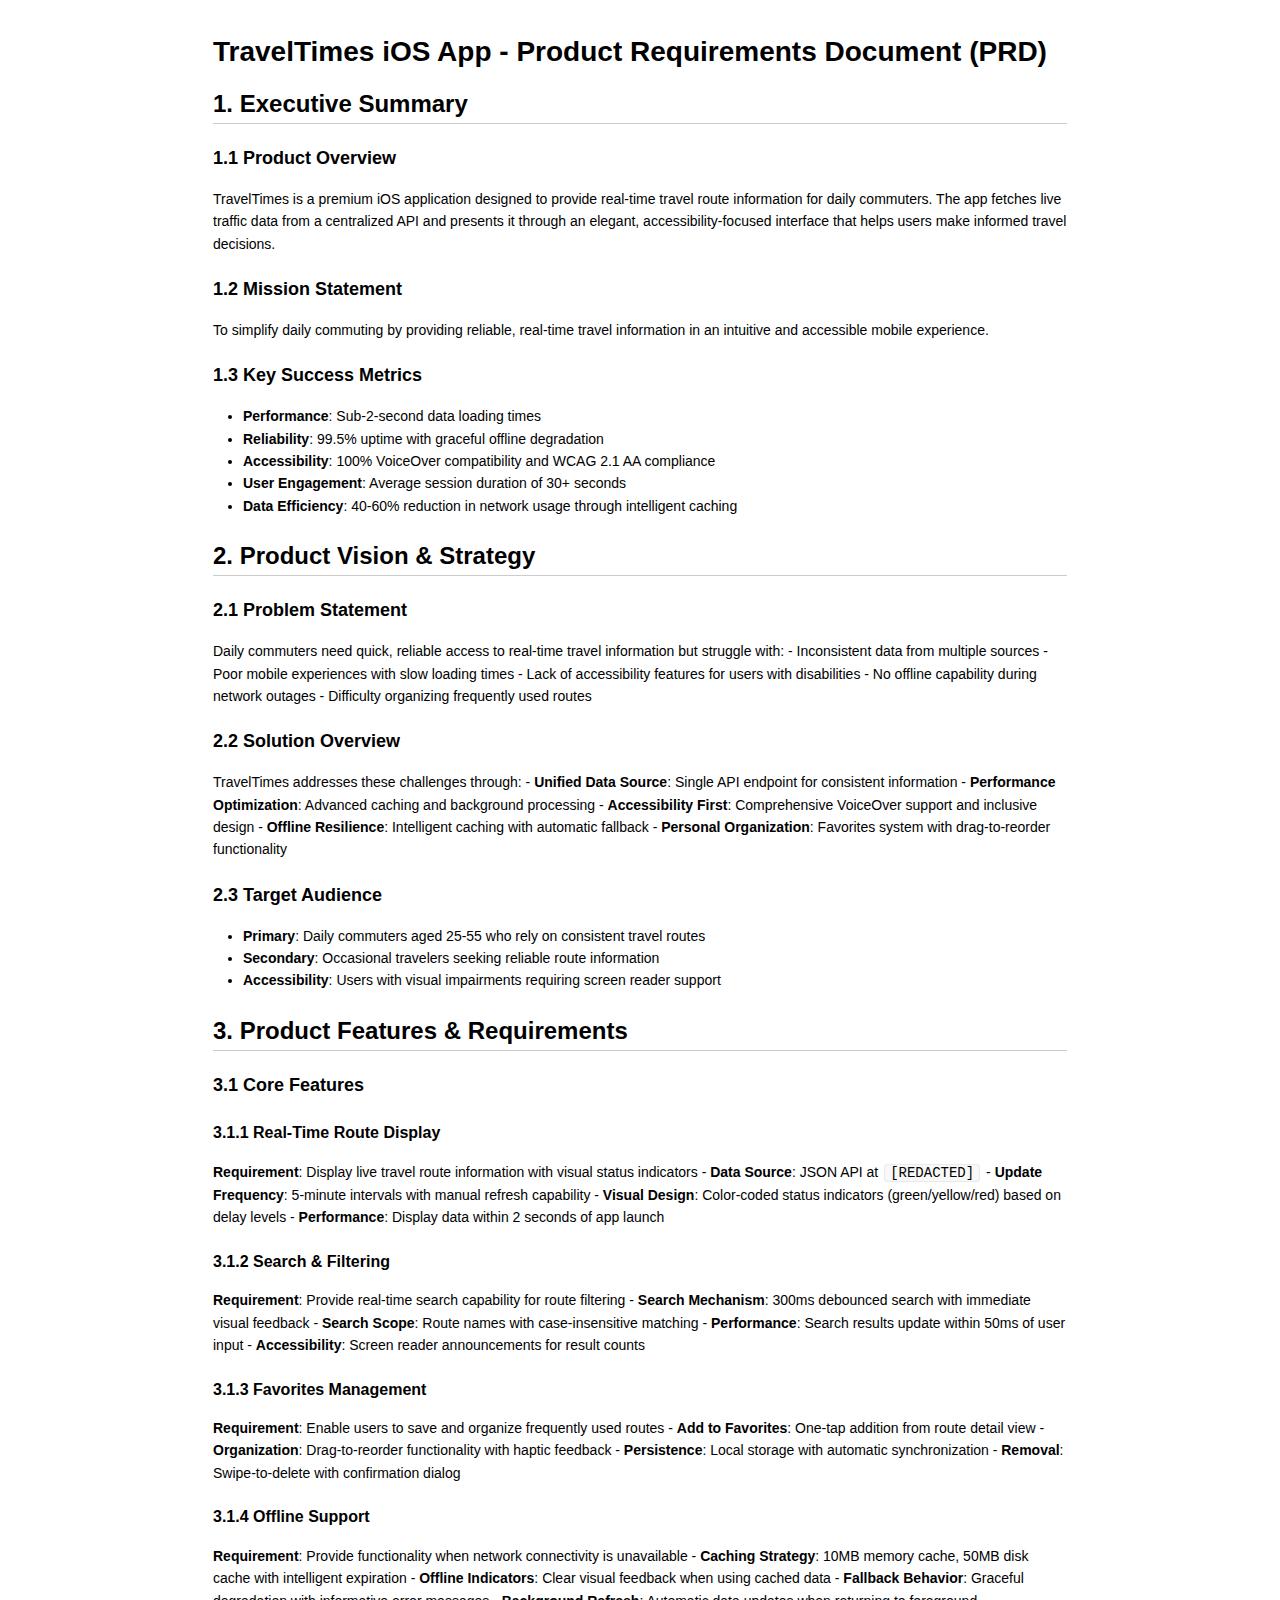
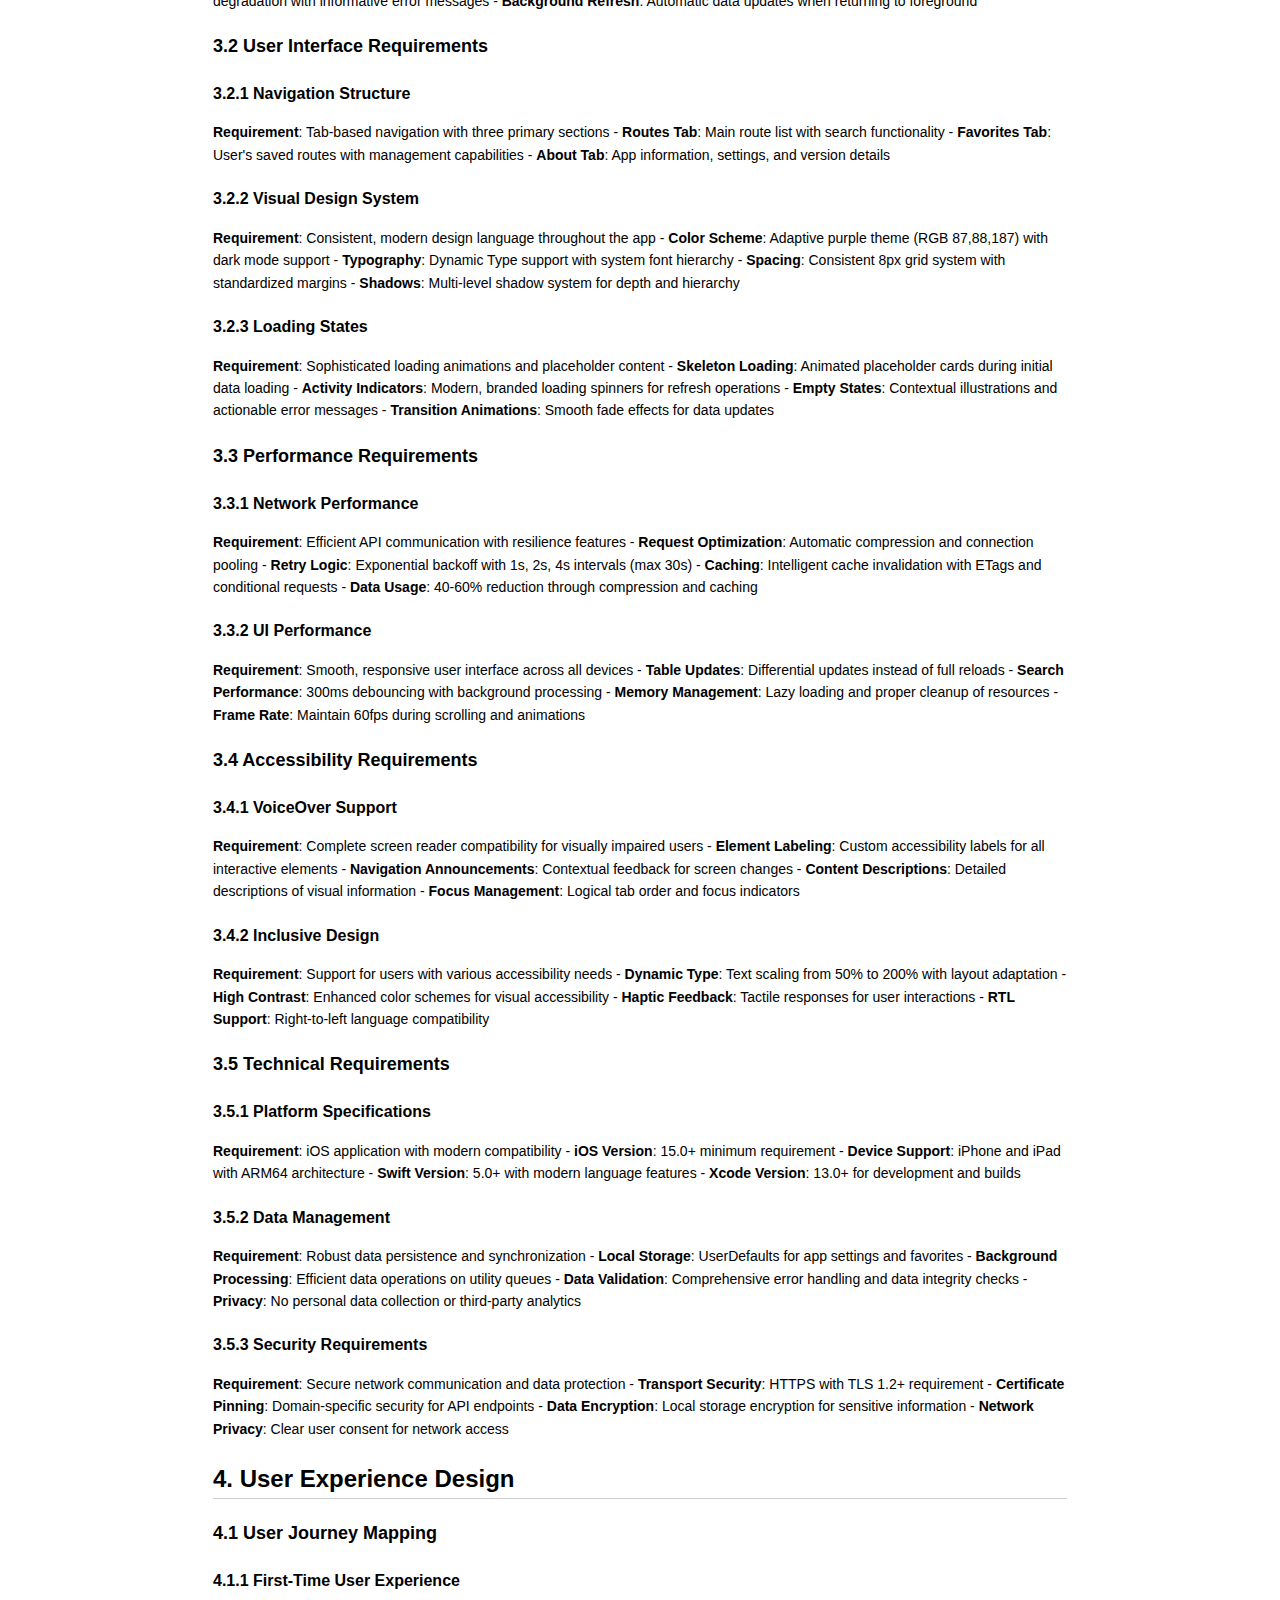
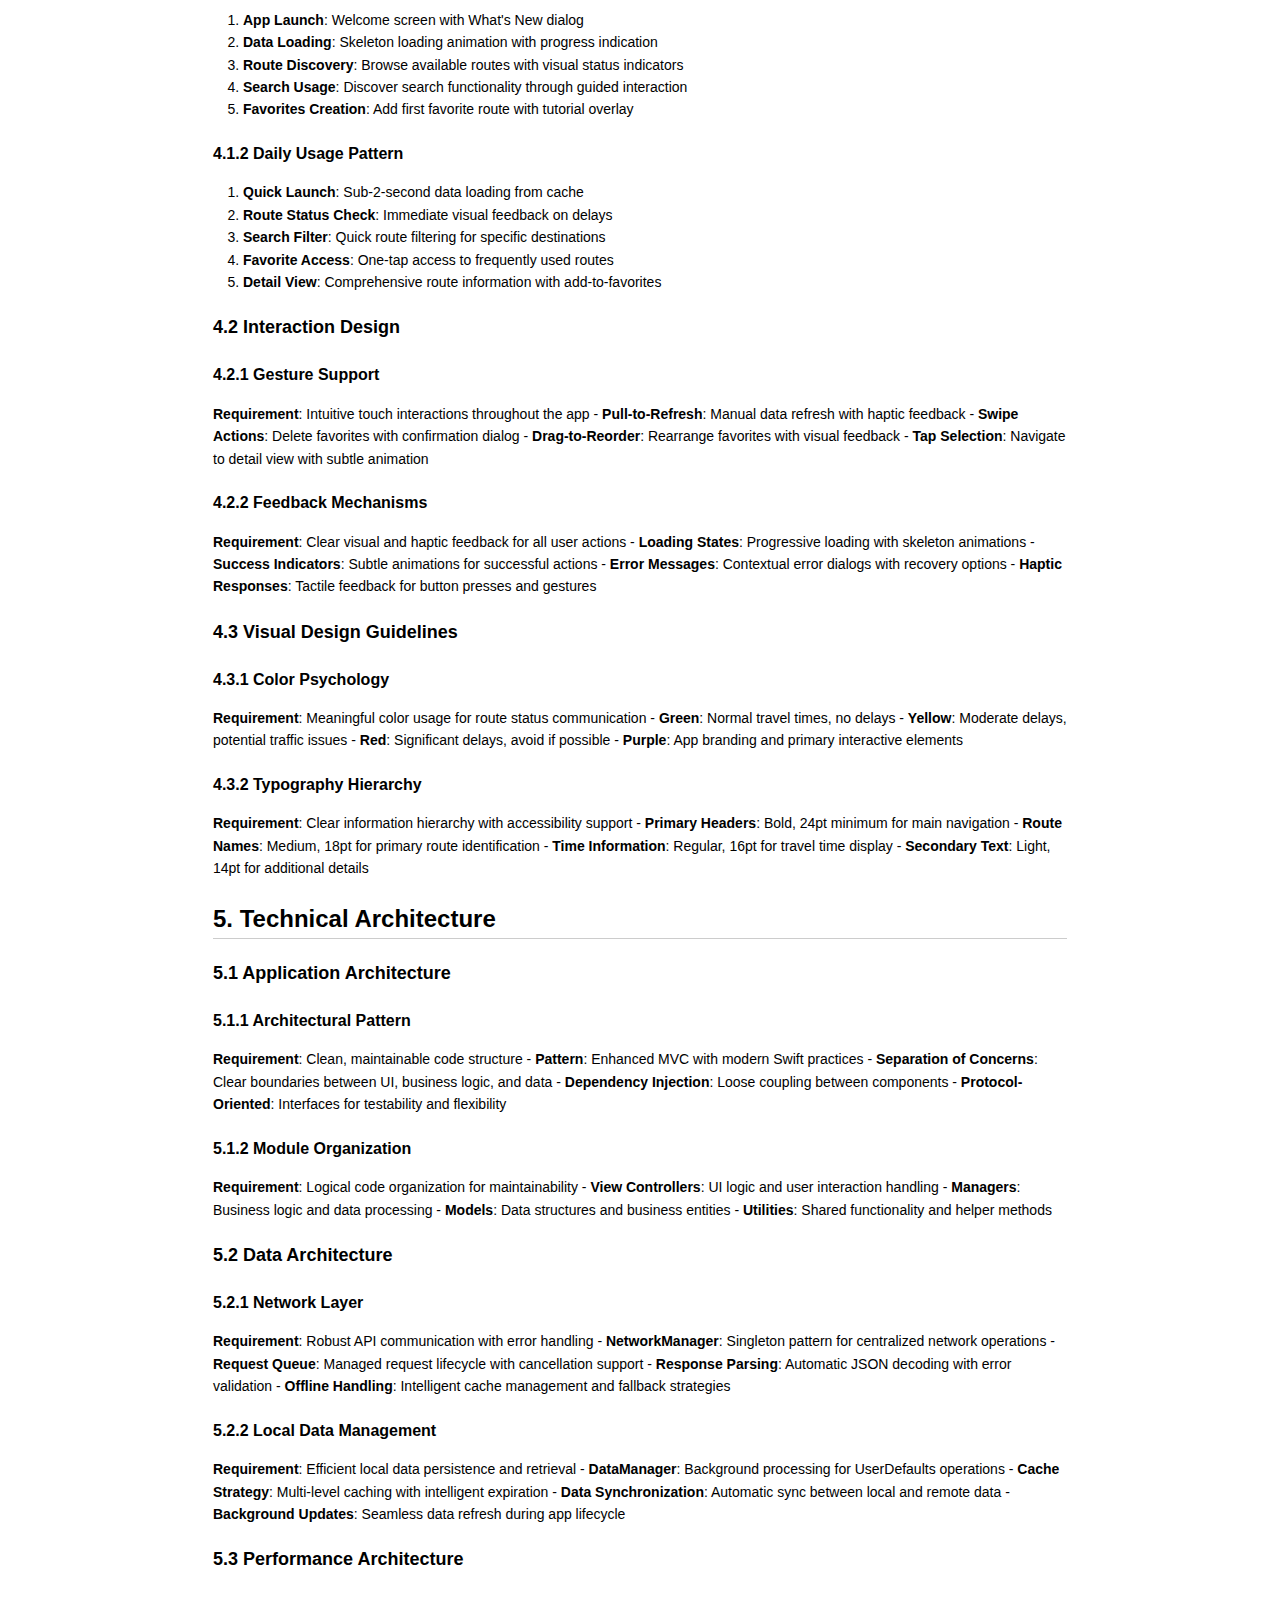
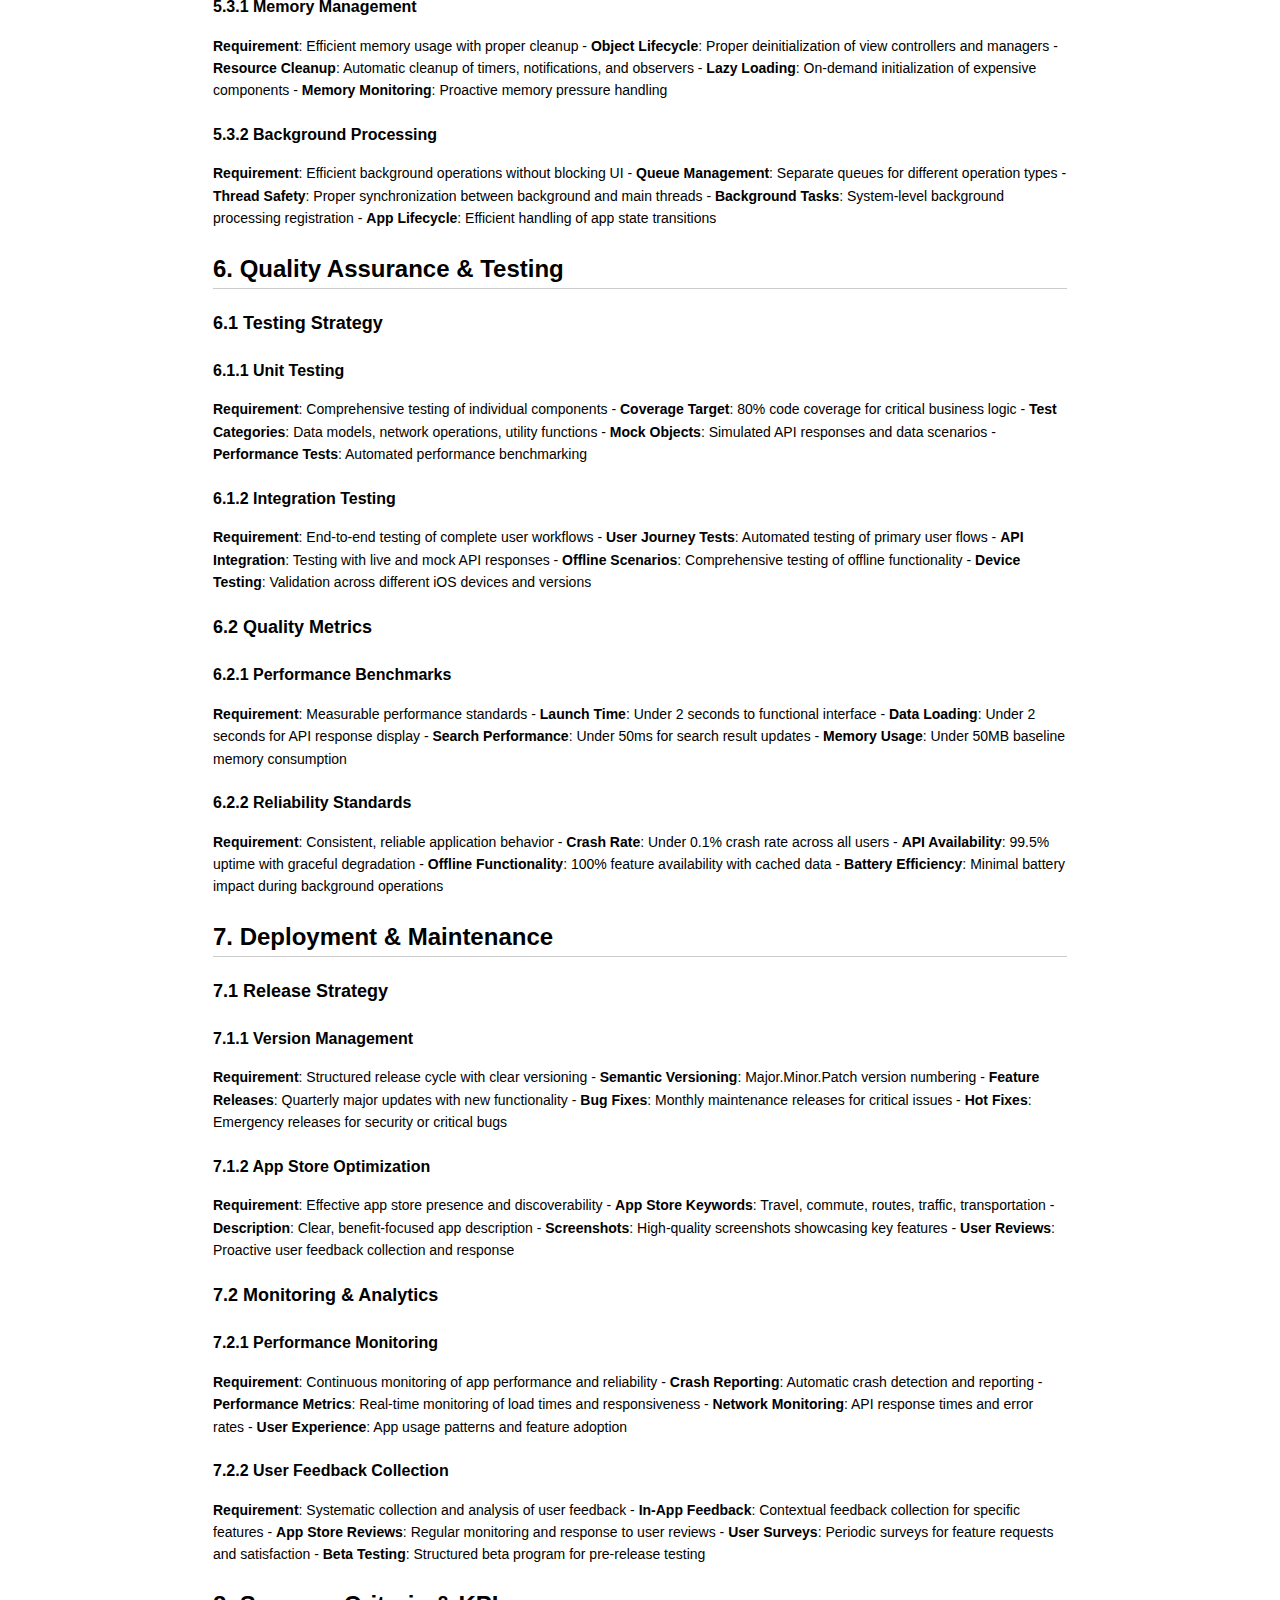
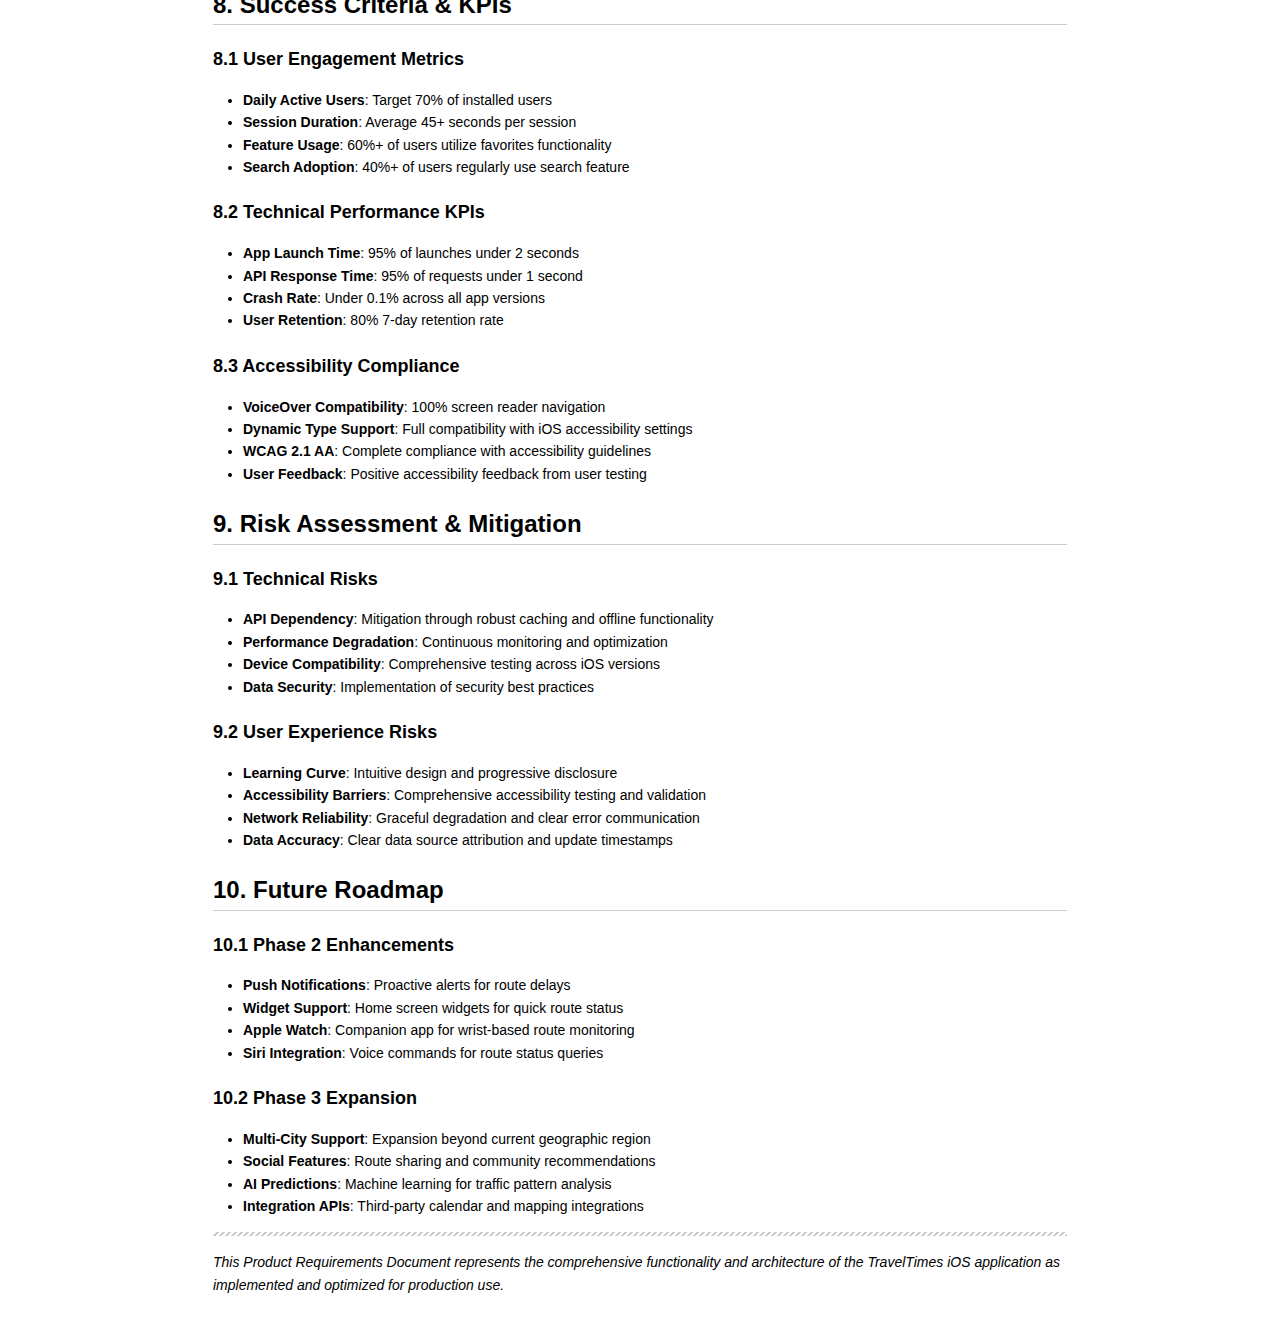
<file: TravelTimes_PRD.html>
<!DOCTYPE html>
<html>

<head>

<meta charset="utf-8">
<meta name="viewport" content="width=device-width, initial-scale=1.0, user-scalable=yes">
<title>TravelTimes_PRD</title>


<style type="text/css">
body {
  font-family: Helvetica, arial, sans-serif;
  font-size: 14px;
  line-height: 1.6;
  padding-top: 10px;
  padding-bottom: 10px;
  background-color: white;
  padding: 30px; }

body > *:first-child {
  margin-top: 0 !important; }
body > *:last-child {
  margin-bottom: 0 !important; }

a {
  color: #4183C4; }
a.absent {
  color: #cc0000; }
a.anchor {
  display: block;
  padding-left: 30px;
  margin-left: -30px;
  cursor: pointer;
  position: absolute;
  top: 0;
  left: 0;
  bottom: 0; }

h1, h2, h3, h4, h5, h6 {
  margin: 20px 0 10px;
  padding: 0;
  font-weight: bold;
  -webkit-font-smoothing: antialiased;
  cursor: text;
  position: relative; }

h1:hover a.anchor, h2:hover a.anchor, h3:hover a.anchor, h4:hover a.anchor, h5:hover a.anchor, h6:hover a.anchor {
  background: url([data-uri]) no-repeat 10px center;
  text-decoration: none; }

h1 tt, h1 code {
  font-size: inherit; }

h2 tt, h2 code {
  font-size: inherit; }

h3 tt, h3 code {
  font-size: inherit; }

h4 tt, h4 code {
  font-size: inherit; }

h5 tt, h5 code {
  font-size: inherit; }

h6 tt, h6 code {
  font-size: inherit; }

h1 {
  font-size: 28px;
  color: black; }

h2 {
  font-size: 24px;
  border-bottom: 1px solid #cccccc;
  color: black; }

h3 {
  font-size: 18px; }

h4 {
  font-size: 16px; }

h5 {
  font-size: 14px; }

h6 {
  color: #777777;
  font-size: 14px; }

p, blockquote, ul, ol, dl, li, table, pre {
  margin: 15px 0; }

hr {
  background: transparent url([data-uri]) repeat-x 0 0;
  border: 0 none;
  color: #cccccc;
  height: 4px;
  padding: 0;
}

body > h2:first-child {
  margin-top: 0;
  padding-top: 0; }
body > h1:first-child {
  margin-top: 0;
  padding-top: 0; }
  body > h1:first-child + h2 {
    margin-top: 0;
    padding-top: 0; }
body > h3:first-child, body > h4:first-child, body > h5:first-child, body > h6:first-child {
  margin-top: 0;
  padding-top: 0; }

a:first-child h1, a:first-child h2, a:first-child h3, a:first-child h4, a:first-child h5, a:first-child h6 {
  margin-top: 0;
  padding-top: 0; }

h1 p, h2 p, h3 p, h4 p, h5 p, h6 p {
  margin-top: 0; }

li p.first {
  display: inline-block; }
li {
  margin: 0; }
ul, ol {
  padding-left: 30px; }

ul :first-child, ol :first-child {
  margin-top: 0; }

dl {
  padding: 0; }
  dl dt {
    font-size: 14px;
    font-weight: bold;
    font-style: italic;
    padding: 0;
    margin: 15px 0 5px; }
    dl dt:first-child {
      padding: 0; }
    dl dt > :first-child {
      margin-top: 0; }
    dl dt > :last-child {
      margin-bottom: 0; }
  dl dd {
    margin: 0 0 15px;
    padding: 0 15px; }
    dl dd > :first-child {
      margin-top: 0; }
    dl dd > :last-child {
      margin-bottom: 0; }

blockquote {
  border-left: 4px solid #dddddd;
  padding: 0 15px;
  color: #777777; }
  blockquote > :first-child {
    margin-top: 0; }
  blockquote > :last-child {
    margin-bottom: 0; }

table {
  padding: 0;border-collapse: collapse; }
  table tr {
    border-top: 1px solid #cccccc;
    background-color: white;
    margin: 0;
    padding: 0; }
    table tr:nth-child(2n) {
      background-color: #f8f8f8; }
    table tr th {
      font-weight: bold;
      border: 1px solid #cccccc;
      margin: 0;
      padding: 6px 13px; }
    table tr td {
      border: 1px solid #cccccc;
      margin: 0;
      padding: 6px 13px; }
    table tr th :first-child, table tr td :first-child {
      margin-top: 0; }
    table tr th :last-child, table tr td :last-child {
      margin-bottom: 0; }

img {
  max-width: 100%; }

span.frame {
  display: block;
  overflow: hidden; }
  span.frame > span {
    border: 1px solid #dddddd;
    display: block;
    float: left;
    overflow: hidden;
    margin: 13px 0 0;
    padding: 7px;
    width: auto; }
  span.frame span img {
    display: block;
    float: left; }
  span.frame span span {
    clear: both;
    color: #333333;
    display: block;
    padding: 5px 0 0; }
span.align-center {
  display: block;
  overflow: hidden;
  clear: both; }
  span.align-center > span {
    display: block;
    overflow: hidden;
    margin: 13px auto 0;
    text-align: center; }
  span.align-center span img {
    margin: 0 auto;
    text-align: center; }
span.align-right {
  display: block;
  overflow: hidden;
  clear: both; }
  span.align-right > span {
    display: block;
    overflow: hidden;
    margin: 13px 0 0;
    text-align: right; }
  span.align-right span img {
    margin: 0;
    text-align: right; }
span.float-left {
  display: block;
  margin-right: 13px;
  overflow: hidden;
  float: left; }
  span.float-left span {
    margin: 13px 0 0; }
span.float-right {
  display: block;
  margin-left: 13px;
  overflow: hidden;
  float: right; }
  span.float-right > span {
    display: block;
    overflow: hidden;
    margin: 13px auto 0;
    text-align: right; }

code, tt {
  margin: 0 2px;
  padding: 0 5px;
  white-space: nowrap;
  border: 1px solid #eaeaea;
  background-color: #f8f8f8;
  border-radius: 3px; }

pre code {
  margin: 0;
  padding: 0;
  white-space: pre;
  border: none;
  background: transparent; }

.highlight pre {
  background-color: #f8f8f8;
  border: 1px solid #cccccc;
  font-size: 13px;
  line-height: 19px;
  overflow: auto;
  padding: 6px 10px;
  border-radius: 3px; }

pre {
  background-color: #f8f8f8;
  border: 1px solid #cccccc;
  font-size: 13px;
  line-height: 19px;
  overflow: auto;
  padding: 6px 10px;
  border-radius: 3px; }
  pre code, pre tt {
    background-color: transparent;
    border: none; }

sup {
    font-size: 0.83em;
    vertical-align: super;
    line-height: 0;
}

kbd {
  display: inline-block;
  padding: 3px 5px;
  font-size: 11px;
  line-height: 10px;
  color: #555;
  vertical-align: middle;
  background-color: #fcfcfc;
  border: solid 1px #ccc;
  border-bottom-color: #bbb;
  border-radius: 3px;
  box-shadow: inset 0 -1px 0 #bbb
}

* {
	-webkit-print-color-adjust: exact;
}
@media screen and (min-width: 914px) {
    body {
        width: 854px;
        margin:0 auto;
    }
}
@media print {
	table, pre {
		page-break-inside: avoid;
	}
	pre {
		word-wrap: break-word;
	}
  body {
    padding: 2cm; 
  }
}
</style>


</head>

<body>

<h1 id="toc_0">TravelTimes iOS App - Product Requirements Document (PRD)</h1>

<h2 id="toc_1">1. Executive Summary</h2>

<h3 id="toc_2">1.1 Product Overview</h3>

<p>TravelTimes is a premium iOS application designed to provide real-time travel route information for daily commuters. The app fetches live traffic data from a centralized API and presents it through an elegant, accessibility-focused interface that helps users make informed travel decisions.</p>

<h3 id="toc_3">1.2 Mission Statement</h3>

<p>To simplify daily commuting by providing reliable, real-time travel information in an intuitive and accessible mobile experience.</p>

<h3 id="toc_4">1.3 Key Success Metrics</h3>

<ul>
<li><strong>Performance</strong>: Sub-2-second data loading times</li>
<li><strong>Reliability</strong>: 99.5% uptime with graceful offline degradation</li>
<li><strong>Accessibility</strong>: 100% VoiceOver compatibility and WCAG 2.1 AA compliance</li>
<li><strong>User Engagement</strong>: Average session duration of 30+ seconds</li>
<li><strong>Data Efficiency</strong>: 40-60% reduction in network usage through intelligent caching</li>
</ul>

<h2 id="toc_5">2. Product Vision &amp; Strategy</h2>

<h3 id="toc_6">2.1 Problem Statement</h3>

<p>Daily commuters need quick, reliable access to real-time travel information but struggle with:
- Inconsistent data from multiple sources
- Poor mobile experiences with slow loading times
- Lack of accessibility features for users with disabilities
- No offline capability during network outages
- Difficulty organizing frequently used routes</p>

<h3 id="toc_7">2.2 Solution Overview</h3>

<p>TravelTimes addresses these challenges through:
- <strong>Unified Data Source</strong>: Single API endpoint for consistent information
- <strong>Performance Optimization</strong>: Advanced caching and background processing
- <strong>Accessibility First</strong>: Comprehensive VoiceOver support and inclusive design
- <strong>Offline Resilience</strong>: Intelligent caching with automatic fallback
- <strong>Personal Organization</strong>: Favorites system with drag-to-reorder functionality</p>

<h3 id="toc_8">2.3 Target Audience</h3>

<ul>
<li><strong>Primary</strong>: Daily commuters aged 25-55 who rely on consistent travel routes</li>
<li><strong>Secondary</strong>: Occasional travelers seeking reliable route information</li>
<li><strong>Accessibility</strong>: Users with visual impairments requiring screen reader support</li>
</ul>

<h2 id="toc_9">3. Product Features &amp; Requirements</h2>

<h3 id="toc_10">3.1 Core Features</h3>

<h4 id="toc_11">3.1.1 Real-Time Route Display</h4>

<p><strong>Requirement</strong>: Display live travel route information with visual status indicators
- <strong>Data Source</strong>: JSON API at <code>[REDACTED]</code>
- <strong>Update Frequency</strong>: 5-minute intervals with manual refresh capability
- <strong>Visual Design</strong>: Color-coded status indicators (green/yellow/red) based on delay levels
- <strong>Performance</strong>: Display data within 2 seconds of app launch</p>

<h4 id="toc_12">3.1.2 Search &amp; Filtering</h4>

<p><strong>Requirement</strong>: Provide real-time search capability for route filtering
- <strong>Search Mechanism</strong>: 300ms debounced search with immediate visual feedback
- <strong>Search Scope</strong>: Route names with case-insensitive matching
- <strong>Performance</strong>: Search results update within 50ms of user input
- <strong>Accessibility</strong>: Screen reader announcements for result counts</p>

<h4 id="toc_13">3.1.3 Favorites Management</h4>

<p><strong>Requirement</strong>: Enable users to save and organize frequently used routes
- <strong>Add to Favorites</strong>: One-tap addition from route detail view
- <strong>Organization</strong>: Drag-to-reorder functionality with haptic feedback
- <strong>Persistence</strong>: Local storage with automatic synchronization
- <strong>Removal</strong>: Swipe-to-delete with confirmation dialog</p>

<h4 id="toc_14">3.1.4 Offline Support</h4>

<p><strong>Requirement</strong>: Provide functionality when network connectivity is unavailable
- <strong>Caching Strategy</strong>: 10MB memory cache, 50MB disk cache with intelligent expiration
- <strong>Offline Indicators</strong>: Clear visual feedback when using cached data
- <strong>Fallback Behavior</strong>: Graceful degradation with informative error messages
- <strong>Background Refresh</strong>: Automatic data updates when returning to foreground</p>

<h3 id="toc_15">3.2 User Interface Requirements</h3>

<h4 id="toc_16">3.2.1 Navigation Structure</h4>

<p><strong>Requirement</strong>: Tab-based navigation with three primary sections
- <strong>Routes Tab</strong>: Main route list with search functionality
- <strong>Favorites Tab</strong>: User&#39;s saved routes with management capabilities
- <strong>About Tab</strong>: App information, settings, and version details</p>

<h4 id="toc_17">3.2.2 Visual Design System</h4>

<p><strong>Requirement</strong>: Consistent, modern design language throughout the app
- <strong>Color Scheme</strong>: Adaptive purple theme (RGB 87,88,187) with dark mode support
- <strong>Typography</strong>: Dynamic Type support with system font hierarchy
- <strong>Spacing</strong>: Consistent 8px grid system with standardized margins
- <strong>Shadows</strong>: Multi-level shadow system for depth and hierarchy</p>

<h4 id="toc_18">3.2.3 Loading States</h4>

<p><strong>Requirement</strong>: Sophisticated loading animations and placeholder content
- <strong>Skeleton Loading</strong>: Animated placeholder cards during initial data loading
- <strong>Activity Indicators</strong>: Modern, branded loading spinners for refresh operations
- <strong>Empty States</strong>: Contextual illustrations and actionable error messages
- <strong>Transition Animations</strong>: Smooth fade effects for data updates</p>

<h3 id="toc_19">3.3 Performance Requirements</h3>

<h4 id="toc_20">3.3.1 Network Performance</h4>

<p><strong>Requirement</strong>: Efficient API communication with resilience features
- <strong>Request Optimization</strong>: Automatic compression and connection pooling
- <strong>Retry Logic</strong>: Exponential backoff with 1s, 2s, 4s intervals (max 30s)
- <strong>Caching</strong>: Intelligent cache invalidation with ETags and conditional requests
- <strong>Data Usage</strong>: 40-60% reduction through compression and caching</p>

<h4 id="toc_21">3.3.2 UI Performance</h4>

<p><strong>Requirement</strong>: Smooth, responsive user interface across all devices
- <strong>Table Updates</strong>: Differential updates instead of full reloads
- <strong>Search Performance</strong>: 300ms debouncing with background processing
- <strong>Memory Management</strong>: Lazy loading and proper cleanup of resources
- <strong>Frame Rate</strong>: Maintain 60fps during scrolling and animations</p>

<h3 id="toc_22">3.4 Accessibility Requirements</h3>

<h4 id="toc_23">3.4.1 VoiceOver Support</h4>

<p><strong>Requirement</strong>: Complete screen reader compatibility for visually impaired users
- <strong>Element Labeling</strong>: Custom accessibility labels for all interactive elements
- <strong>Navigation Announcements</strong>: Contextual feedback for screen changes
- <strong>Content Descriptions</strong>: Detailed descriptions of visual information
- <strong>Focus Management</strong>: Logical tab order and focus indicators</p>

<h4 id="toc_24">3.4.2 Inclusive Design</h4>

<p><strong>Requirement</strong>: Support for users with various accessibility needs
- <strong>Dynamic Type</strong>: Text scaling from 50% to 200% with layout adaptation
- <strong>High Contrast</strong>: Enhanced color schemes for visual accessibility
- <strong>Haptic Feedback</strong>: Tactile responses for user interactions
- <strong>RTL Support</strong>: Right-to-left language compatibility</p>

<h3 id="toc_25">3.5 Technical Requirements</h3>

<h4 id="toc_26">3.5.1 Platform Specifications</h4>

<p><strong>Requirement</strong>: iOS application with modern compatibility
- <strong>iOS Version</strong>: 15.0+ minimum requirement
- <strong>Device Support</strong>: iPhone and iPad with ARM64 architecture
- <strong>Swift Version</strong>: 5.0+ with modern language features
- <strong>Xcode Version</strong>: 13.0+ for development and builds</p>

<h4 id="toc_27">3.5.2 Data Management</h4>

<p><strong>Requirement</strong>: Robust data persistence and synchronization
- <strong>Local Storage</strong>: UserDefaults for app settings and favorites
- <strong>Background Processing</strong>: Efficient data operations on utility queues
- <strong>Data Validation</strong>: Comprehensive error handling and data integrity checks
- <strong>Privacy</strong>: No personal data collection or third-party analytics</p>

<h4 id="toc_28">3.5.3 Security Requirements</h4>

<p><strong>Requirement</strong>: Secure network communication and data protection
- <strong>Transport Security</strong>: HTTPS with TLS 1.2+ requirement
- <strong>Certificate Pinning</strong>: Domain-specific security for API endpoints
- <strong>Data Encryption</strong>: Local storage encryption for sensitive information
- <strong>Network Privacy</strong>: Clear user consent for network access</p>

<h2 id="toc_29">4. User Experience Design</h2>

<h3 id="toc_30">4.1 User Journey Mapping</h3>

<h4 id="toc_31">4.1.1 First-Time User Experience</h4>

<ol>
<li><strong>App Launch</strong>: Welcome screen with What&#39;s New dialog</li>
<li><strong>Data Loading</strong>: Skeleton loading animation with progress indication</li>
<li><strong>Route Discovery</strong>: Browse available routes with visual status indicators</li>
<li><strong>Search Usage</strong>: Discover search functionality through guided interaction</li>
<li><strong>Favorites Creation</strong>: Add first favorite route with tutorial overlay</li>
</ol>

<h4 id="toc_32">4.1.2 Daily Usage Pattern</h4>

<ol>
<li><strong>Quick Launch</strong>: Sub-2-second data loading from cache</li>
<li><strong>Route Status Check</strong>: Immediate visual feedback on delays</li>
<li><strong>Search Filter</strong>: Quick route filtering for specific destinations</li>
<li><strong>Favorite Access</strong>: One-tap access to frequently used routes</li>
<li><strong>Detail View</strong>: Comprehensive route information with add-to-favorites</li>
</ol>

<h3 id="toc_33">4.2 Interaction Design</h3>

<h4 id="toc_34">4.2.1 Gesture Support</h4>

<p><strong>Requirement</strong>: Intuitive touch interactions throughout the app
- <strong>Pull-to-Refresh</strong>: Manual data refresh with haptic feedback
- <strong>Swipe Actions</strong>: Delete favorites with confirmation dialog
- <strong>Drag-to-Reorder</strong>: Rearrange favorites with visual feedback
- <strong>Tap Selection</strong>: Navigate to detail view with subtle animation</p>

<h4 id="toc_35">4.2.2 Feedback Mechanisms</h4>

<p><strong>Requirement</strong>: Clear visual and haptic feedback for all user actions
- <strong>Loading States</strong>: Progressive loading with skeleton animations
- <strong>Success Indicators</strong>: Subtle animations for successful actions
- <strong>Error Messages</strong>: Contextual error dialogs with recovery options
- <strong>Haptic Responses</strong>: Tactile feedback for button presses and gestures</p>

<h3 id="toc_36">4.3 Visual Design Guidelines</h3>

<h4 id="toc_37">4.3.1 Color Psychology</h4>

<p><strong>Requirement</strong>: Meaningful color usage for route status communication
- <strong>Green</strong>: Normal travel times, no delays
- <strong>Yellow</strong>: Moderate delays, potential traffic issues
- <strong>Red</strong>: Significant delays, avoid if possible
- <strong>Purple</strong>: App branding and primary interactive elements</p>

<h4 id="toc_38">4.3.2 Typography Hierarchy</h4>

<p><strong>Requirement</strong>: Clear information hierarchy with accessibility support
- <strong>Primary Headers</strong>: Bold, 24pt minimum for main navigation
- <strong>Route Names</strong>: Medium, 18pt for primary route identification
- <strong>Time Information</strong>: Regular, 16pt for travel time display
- <strong>Secondary Text</strong>: Light, 14pt for additional details</p>

<h2 id="toc_39">5. Technical Architecture</h2>

<h3 id="toc_40">5.1 Application Architecture</h3>

<h4 id="toc_41">5.1.1 Architectural Pattern</h4>

<p><strong>Requirement</strong>: Clean, maintainable code structure
- <strong>Pattern</strong>: Enhanced MVC with modern Swift practices
- <strong>Separation of Concerns</strong>: Clear boundaries between UI, business logic, and data
- <strong>Dependency Injection</strong>: Loose coupling between components
- <strong>Protocol-Oriented</strong>: Interfaces for testability and flexibility</p>

<h4 id="toc_42">5.1.2 Module Organization</h4>

<p><strong>Requirement</strong>: Logical code organization for maintainability
- <strong>View Controllers</strong>: UI logic and user interaction handling
- <strong>Managers</strong>: Business logic and data processing
- <strong>Models</strong>: Data structures and business entities
- <strong>Utilities</strong>: Shared functionality and helper methods</p>

<h3 id="toc_43">5.2 Data Architecture</h3>

<h4 id="toc_44">5.2.1 Network Layer</h4>

<p><strong>Requirement</strong>: Robust API communication with error handling
- <strong>NetworkManager</strong>: Singleton pattern for centralized network operations
- <strong>Request Queue</strong>: Managed request lifecycle with cancellation support
- <strong>Response Parsing</strong>: Automatic JSON decoding with error validation
- <strong>Offline Handling</strong>: Intelligent cache management and fallback strategies</p>

<h4 id="toc_45">5.2.2 Local Data Management</h4>

<p><strong>Requirement</strong>: Efficient local data persistence and retrieval
- <strong>DataManager</strong>: Background processing for UserDefaults operations
- <strong>Cache Strategy</strong>: Multi-level caching with intelligent expiration
- <strong>Data Synchronization</strong>: Automatic sync between local and remote data
- <strong>Background Updates</strong>: Seamless data refresh during app lifecycle</p>

<h3 id="toc_46">5.3 Performance Architecture</h3>

<h4 id="toc_47">5.3.1 Memory Management</h4>

<p><strong>Requirement</strong>: Efficient memory usage with proper cleanup
- <strong>Object Lifecycle</strong>: Proper deinitialization of view controllers and managers
- <strong>Resource Cleanup</strong>: Automatic cleanup of timers, notifications, and observers
- <strong>Lazy Loading</strong>: On-demand initialization of expensive components
- <strong>Memory Monitoring</strong>: Proactive memory pressure handling</p>

<h4 id="toc_48">5.3.2 Background Processing</h4>

<p><strong>Requirement</strong>: Efficient background operations without blocking UI
- <strong>Queue Management</strong>: Separate queues for different operation types
- <strong>Thread Safety</strong>: Proper synchronization between background and main threads
- <strong>Background Tasks</strong>: System-level background processing registration
- <strong>App Lifecycle</strong>: Efficient handling of app state transitions</p>

<h2 id="toc_49">6. Quality Assurance &amp; Testing</h2>

<h3 id="toc_50">6.1 Testing Strategy</h3>

<h4 id="toc_51">6.1.1 Unit Testing</h4>

<p><strong>Requirement</strong>: Comprehensive testing of individual components
- <strong>Coverage Target</strong>: 80% code coverage for critical business logic
- <strong>Test Categories</strong>: Data models, network operations, utility functions
- <strong>Mock Objects</strong>: Simulated API responses and data scenarios
- <strong>Performance Tests</strong>: Automated performance benchmarking</p>

<h4 id="toc_52">6.1.2 Integration Testing</h4>

<p><strong>Requirement</strong>: End-to-end testing of complete user workflows
- <strong>User Journey Tests</strong>: Automated testing of primary user flows
- <strong>API Integration</strong>: Testing with live and mock API responses
- <strong>Offline Scenarios</strong>: Comprehensive testing of offline functionality
- <strong>Device Testing</strong>: Validation across different iOS devices and versions</p>

<h3 id="toc_53">6.2 Quality Metrics</h3>

<h4 id="toc_54">6.2.1 Performance Benchmarks</h4>

<p><strong>Requirement</strong>: Measurable performance standards
- <strong>Launch Time</strong>: Under 2 seconds to functional interface
- <strong>Data Loading</strong>: Under 2 seconds for API response display
- <strong>Search Performance</strong>: Under 50ms for search result updates
- <strong>Memory Usage</strong>: Under 50MB baseline memory consumption</p>

<h4 id="toc_55">6.2.2 Reliability Standards</h4>

<p><strong>Requirement</strong>: Consistent, reliable application behavior
- <strong>Crash Rate</strong>: Under 0.1% crash rate across all users
- <strong>API Availability</strong>: 99.5% uptime with graceful degradation
- <strong>Offline Functionality</strong>: 100% feature availability with cached data
- <strong>Battery Efficiency</strong>: Minimal battery impact during background operations</p>

<h2 id="toc_56">7. Deployment &amp; Maintenance</h2>

<h3 id="toc_57">7.1 Release Strategy</h3>

<h4 id="toc_58">7.1.1 Version Management</h4>

<p><strong>Requirement</strong>: Structured release cycle with clear versioning
- <strong>Semantic Versioning</strong>: Major.Minor.Patch version numbering
- <strong>Feature Releases</strong>: Quarterly major updates with new functionality
- <strong>Bug Fixes</strong>: Monthly maintenance releases for critical issues
- <strong>Hot Fixes</strong>: Emergency releases for security or critical bugs</p>

<h4 id="toc_59">7.1.2 App Store Optimization</h4>

<p><strong>Requirement</strong>: Effective app store presence and discoverability
- <strong>App Store Keywords</strong>: Travel, commute, routes, traffic, transportation
- <strong>Description</strong>: Clear, benefit-focused app description
- <strong>Screenshots</strong>: High-quality screenshots showcasing key features
- <strong>User Reviews</strong>: Proactive user feedback collection and response</p>

<h3 id="toc_60">7.2 Monitoring &amp; Analytics</h3>

<h4 id="toc_61">7.2.1 Performance Monitoring</h4>

<p><strong>Requirement</strong>: Continuous monitoring of app performance and reliability
- <strong>Crash Reporting</strong>: Automatic crash detection and reporting
- <strong>Performance Metrics</strong>: Real-time monitoring of load times and responsiveness
- <strong>Network Monitoring</strong>: API response times and error rates
- <strong>User Experience</strong>: App usage patterns and feature adoption</p>

<h4 id="toc_62">7.2.2 User Feedback Collection</h4>

<p><strong>Requirement</strong>: Systematic collection and analysis of user feedback
- <strong>In-App Feedback</strong>: Contextual feedback collection for specific features
- <strong>App Store Reviews</strong>: Regular monitoring and response to user reviews
- <strong>User Surveys</strong>: Periodic surveys for feature requests and satisfaction
- <strong>Beta Testing</strong>: Structured beta program for pre-release testing</p>

<h2 id="toc_63">8. Success Criteria &amp; KPIs</h2>

<h3 id="toc_64">8.1 User Engagement Metrics</h3>

<ul>
<li><strong>Daily Active Users</strong>: Target 70% of installed users</li>
<li><strong>Session Duration</strong>: Average 45+ seconds per session</li>
<li><strong>Feature Usage</strong>: 60%+ of users utilize favorites functionality</li>
<li><strong>Search Adoption</strong>: 40%+ of users regularly use search feature</li>
</ul>

<h3 id="toc_65">8.2 Technical Performance KPIs</h3>

<ul>
<li><strong>App Launch Time</strong>: 95% of launches under 2 seconds</li>
<li><strong>API Response Time</strong>: 95% of requests under 1 second</li>
<li><strong>Crash Rate</strong>: Under 0.1% across all app versions</li>
<li><strong>User Retention</strong>: 80% 7-day retention rate</li>
</ul>

<h3 id="toc_66">8.3 Accessibility Compliance</h3>

<ul>
<li><strong>VoiceOver Compatibility</strong>: 100% screen reader navigation</li>
<li><strong>Dynamic Type Support</strong>: Full compatibility with iOS accessibility settings</li>
<li><strong>WCAG 2.1 AA</strong>: Complete compliance with accessibility guidelines</li>
<li><strong>User Feedback</strong>: Positive accessibility feedback from user testing</li>
</ul>

<h2 id="toc_67">9. Risk Assessment &amp; Mitigation</h2>

<h3 id="toc_68">9.1 Technical Risks</h3>

<ul>
<li><strong>API Dependency</strong>: Mitigation through robust caching and offline functionality</li>
<li><strong>Performance Degradation</strong>: Continuous monitoring and optimization</li>
<li><strong>Device Compatibility</strong>: Comprehensive testing across iOS versions</li>
<li><strong>Data Security</strong>: Implementation of security best practices</li>
</ul>

<h3 id="toc_69">9.2 User Experience Risks</h3>

<ul>
<li><strong>Learning Curve</strong>: Intuitive design and progressive disclosure</li>
<li><strong>Accessibility Barriers</strong>: Comprehensive accessibility testing and validation</li>
<li><strong>Network Reliability</strong>: Graceful degradation and clear error communication</li>
<li><strong>Data Accuracy</strong>: Clear data source attribution and update timestamps</li>
</ul>

<h2 id="toc_70">10. Future Roadmap</h2>

<h3 id="toc_71">10.1 Phase 2 Enhancements</h3>

<ul>
<li><strong>Push Notifications</strong>: Proactive alerts for route delays</li>
<li><strong>Widget Support</strong>: Home screen widgets for quick route status</li>
<li><strong>Apple Watch</strong>: Companion app for wrist-based route monitoring</li>
<li><strong>Siri Integration</strong>: Voice commands for route status queries</li>
</ul>

<h3 id="toc_72">10.2 Phase 3 Expansion</h3>

<ul>
<li><strong>Multi-City Support</strong>: Expansion beyond current geographic region</li>
<li><strong>Social Features</strong>: Route sharing and community recommendations</li>
<li><strong>AI Predictions</strong>: Machine learning for traffic pattern analysis</li>
<li><strong>Integration APIs</strong>: Third-party calendar and mapping integrations</li>
</ul>

<hr>

<p><em>This Product Requirements Document represents the comprehensive functionality and architecture of the TravelTimes iOS application as implemented and optimized for production use.</em></p>




</body>

</html>
</file>
<file: styles.css>
/* Base tokens */
:root {
    --color-ink-900: #050b18;
    --color-ink-800: #0b1323;
    --color-ink-700: #141c2f;
    --color-ink-400: #2f3a52;
    --color-ink-200: #5c6783;
    --color-ink-100: #8d97b3;
    --color-white: #ffffff;
    --color-muted: #e3e8f4;
    --color-primary: #2563eb;
    --color-primary-light: #60a5fa;
    --color-accent: #14b8a6;
    --color-amber: #facc15;
    --shadow-soft: 0 20px 45px rgba(15, 23, 42, 0.16);
    --shadow-card: 0 16px 32px rgba(15, 23, 42, 0.12);
    --shadow-inset: inset 0 1px 0 rgba(255, 255, 255, 0.05);
    --radius-sm: 12px;
    --radius-md: 18px;
    --radius-lg: 28px;
    --radius-pill: 999px;
    --container-padding: clamp(1.25rem, 3vw, 2.5rem);
    --transition: 0.28s cubic-bezier(0.4, 0, 0.2, 1);
    --max-width: 1200px;
    --font-heading: 'Inter Display', -apple-system, BlinkMacSystemFont, 'Segoe UI', Roboto, sans-serif;
    --font-body: 'Plus Jakarta Sans', -apple-system, BlinkMacSystemFont, 'Segoe UI', Roboto, sans-serif;
}

* {
    margin: 0;
    padding: 0;
    box-sizing: border-box;
}

html {
    scroll-behavior: smooth;
}

body {
    font-family: var(--font-body);
    background: var(--color-ink-900);
    color: var(--color-white);
    line-height: 1.65;
    -webkit-font-smoothing: antialiased;
}

img {
    max-width: 100%;
    display: block;
}

a {
    color: inherit;
    text-decoration: none;
}

a:hover {
    color: inherit;
}

.container {
    width: min(100%, var(--max-width));
    margin: 0 auto;
    padding: 0 var(--container-padding);
}

.section {
    padding: clamp(4rem, 10vw, 7rem) 0;
    position: relative;
}

.section__header {
    text-align: center;
    margin-bottom: clamp(2rem, 6vw, 3.75rem);
}

.section__eyebrow {
    display: inline-flex;
    align-items: center;
    justify-content: center;
    gap: 0.5rem;
    font-size: 0.875rem;
    letter-spacing: 0.08em;
    text-transform: uppercase;
    color: rgba(255, 255, 255, 0.65);
}

.section__header h2,
.section__content h2,
.story__content h2,
.preview__content h2 {
    font-family: var(--font-heading);
    font-weight: 700;
    font-size: clamp(2.2rem, 5.2vw, 3rem);
    margin-top: 1rem;
    line-height: 1.18;
}

.section__summary,
.preview__content p,
.story__content p {
    margin-top: 1rem;
    color: rgba(255, 255, 255, 0.7);
}

/* Header */
.site-header {
    position: sticky;
    top: 0;
    z-index: 1000;
    background: rgba(5, 11, 24, 0.9);
    backdrop-filter: blur(18px);
    border-bottom: 1px solid rgba(255, 255, 255, 0.05);
    transition: background var(--transition), border var(--transition);
}

.site-header.is-scrolled {
    background: rgba(5, 11, 24, 0.98);
    border-bottom-color: rgba(255, 255, 255, 0.08);
}

.header__inner {
    display: flex;
    align-items: center;
    justify-content: space-between;
    gap: 2rem;
    padding: 1.1rem 0;
}

.brand {
    display: inline-flex;
    align-items: center;
    gap: 0.75rem;
    font-weight: 600;
    letter-spacing: -0.01em;
}

.brand__mark {
    width: 40px;
    height: 40px;
    border-radius: var(--radius-pill);
}

.nav {
    position: relative;
}

.nav__menu {
    display: flex;
    align-items: center;
    gap: 1.75rem;
    list-style: none;
    font-size: 0.95rem;
    color: rgba(255, 255, 255, 0.78);
}

.nav__menu a {
    position: relative;
    padding: 0.25rem 0;
    transition: color var(--transition);
}

.nav__menu a::after {
    content: '';
    position: absolute;
    inset-inline: 0;
    bottom: -0.35rem;
    height: 2px;
    transform: scaleX(0);
    transform-origin: center;
    background: linear-gradient(90deg, var(--color-primary), var(--color-primary-light));
    transition: transform var(--transition);
}

.nav__menu a:hover,
.nav__menu a:focus {
    color: var(--color-white);
}

.nav__menu a:hover::after,
.nav__menu a:focus::after {
    transform: scaleX(1);
}

.nav__toggle {
    display: none;
    flex-direction: column;
    justify-content: center;
    gap: 0.35rem;
    width: 46px;
    height: 46px;
    border-radius: var(--radius-pill);
    border: none;
    background: rgba(255, 255, 255, 0.06);
    cursor: pointer;
}

.nav__toggle span {
    display: block;
    width: 22px;
    height: 2px;
    background: var(--color-white);
    border-radius: 2px;
    transition: transform var(--transition), opacity var(--transition);
}

.nav__toggle[aria-expanded="true"] span:nth-child(1) {
    transform: translateY(7px) rotate(45deg);
}

.nav__toggle[aria-expanded="true"] span:nth-child(2) {
    opacity: 0;
}

.nav__toggle[aria-expanded="true"] span:nth-child(3) {
    transform: translateY(-7px) rotate(-45deg);
}

/* Buttons */
.btn {
    display: inline-flex;
    align-items: center;
    justify-content: center;
    gap: 0.75rem;
    border-radius: var(--radius-pill);
    font-weight: 600;
    padding: 0.95rem 2rem;
    border: 1px solid transparent;
    cursor: pointer;
    transition: transform var(--transition), box-shadow var(--transition), background var(--transition);
}

.btn__icon {
    width: 22px;
    height: 22px;
    fill: currentColor;
}

.btn--primary {
    background: linear-gradient(135deg, var(--color-primary), var(--color-primary-light));
    color: var(--color-white);
    box-shadow: var(--shadow-soft);
}

.btn--primary:hover {
    transform: translateY(-3px);
    box-shadow: 0 28px 50px rgba(37, 99, 235, 0.35);
}

.btn--ghost {
    background: rgba(255, 255, 255, 0.06);
    color: var(--color-white);
    border-color: rgba(255, 255, 255, 0.08);
}

.btn--ghost:hover {
    background: rgba(255, 255, 255, 0.12);
    transform: translateY(-3px);
}

.btn--inverted {
    background: var(--color-white);
    color: var(--color-ink-900);
    font-weight: 700;
    padding-inline: 2.5rem;
    box-shadow: var(--shadow-soft);
}

.btn--inverted:hover {
    transform: translateY(-3px);
    box-shadow: 0 28px 50px rgba(15, 23, 42, 0.35);
}

/* Hero */
.hero {
    padding-top: clamp(6rem, 12vw, 8rem);
    padding-bottom: clamp(4rem, 10vw, 7rem);
    position: relative;
    overflow: hidden;
}

.hero__background {
    position: absolute;
    inset: 0;
    z-index: -1;
    background: radial-gradient(circle at top right, rgba(96, 165, 250, 0.22), transparent 55%),
                radial-gradient(circle at bottom left, rgba(20, 184, 166, 0.18), transparent 45%),
                linear-gradient(160deg, rgba(15, 23, 42, 0.9), rgba(5, 11, 24, 0.95));
}

.orb {
    position: absolute;
    width: clamp(220px, 32vw, 380px);
    height: clamp(220px, 32vw, 380px);
    border-radius: 50%;
    filter: blur(80px);
    opacity: 0.6;
}

.orb--left {
    top: 45%;
    left: -12%;
    background: rgba(96, 165, 250, 0.55);
}

.orb--right {
    top: -12%;
    right: -10%;
    background: rgba(20, 184, 166, 0.5);
}

.hero__layout {
    display: grid;
    gap: clamp(2.5rem, 6vw, 4rem);
    align-items: center;
}

@media (min-width: 960px) {
    .hero__layout {
        grid-template-columns: 1fr 0.9fr;
    }
}

.hero__eyebrow {
    display: inline-flex;
    align-items: center;
    gap: 0.45rem;
    font-size: 0.85rem;
    text-transform: uppercase;
    letter-spacing: 0.08em;
    color: rgba(255, 255, 255, 0.65);
}

.hero__eyebrow::before {
    content: '';
    width: 32px;
    height: 2px;
    background: linear-gradient(90deg, var(--color-primary), var(--color-primary-light));
}

.hero h1 {
    font-family: var(--font-heading);
    font-size: clamp(2.8rem, 6vw, 4.2rem);
    line-height: 1.05;
    margin-top: 1.5rem;
}

.hero__summary {
    margin-top: 1.25rem;
    font-size: 1.1rem;
    color: rgba(255, 255, 255, 0.72);
    max-width: 32rem;
}

.hero__actions {
    margin-top: 2.2rem;
    display: flex;
    flex-wrap: wrap;
    gap: 1rem;
}

.hero__metrics {
    margin-top: 2.5rem;
    display: grid;
    grid-auto-flow: column;
    gap: clamp(1.5rem, 4vw, 2.5rem);
}

.metric dt {
    font-family: var(--font-heading);
    font-size: 1.5rem;
    font-weight: 700;
}

.metric dd {
    color: rgba(255, 255, 255, 0.62);
    font-size: 0.95rem;
    margin-top: 0.25rem;
}

.hero__visual {
    position: relative;
}

.device {
    position: relative;
    width: min(360px, 90vw);
    margin-inline: auto;
}

.device__frame {
    background: linear-gradient(160deg, rgba(255, 255, 255, 0.15), rgba(255, 255, 255, 0.05));
    border-radius: 38px;
    border: 1px solid rgba(255, 255, 255, 0.08);
    padding: 14px;
    box-shadow: var(--shadow-card);
}

.device__screen {
    border-radius: 28px;
    object-fit: cover;
}

.device__shadow {
    position: absolute;
    top: 100%;
    left: 50%;
    width: 70%;
    height: 24px;
    transform: translate(-50%, -40%);
    background: radial-gradient(circle, rgba(0, 0, 0, 0.35), transparent 70%);
    filter: blur(12px);
}

.hero__callouts {
    display: grid;
    gap: 0.75rem;
    position: absolute;
    bottom: -3rem;
    right: -1rem;
}

.callout {
    display: inline-flex;
    align-items: center;
    gap: 0.65rem;
    padding: 0.75rem 1rem;
    border-radius: var(--radius-pill);
    background: rgba(255, 255, 255, 0.08);
    border: 1px solid rgba(255, 255, 255, 0.08);
    backdrop-filter: blur(12px);
    font-size: 0.9rem;
    color: rgba(255, 255, 255, 0.85);
    box-shadow: 0 20px 32px rgba(15, 23, 42, 0.25);
}

.callout__icon {
    font-size: 1.2rem;
}

/* Trust belt */
.trustbelt {
    padding: clamp(1.5rem, 4vw, 2rem) 0;
    background: rgba(255, 255, 255, 0.04);
    border-top: 1px solid rgba(255, 255, 255, 0.05);
    border-bottom: 1px solid rgba(255, 255, 255, 0.05);
}

.trustbelt__grid {
    display: grid;
    gap: 1.5rem;
}

@media (min-width: 680px) {
    .trustbelt__grid {
        grid-template-columns: repeat(3, minmax(0, 1fr));
    }
}

.trustbelt__item {
    text-align: center;
    font-size: 0.95rem;
    color: rgba(255, 255, 255, 0.72);
}

.trustbelt__label {
    display: block;
    letter-spacing: 0.08em;
    text-transform: uppercase;
    font-size: 0.75rem;
    margin-bottom: 0.45rem;
    color: rgba(255, 255, 255, 0.55);
}

.trustbelt__value {
    font-weight: 600;
}

/* Features */
.features__grid {
    display: grid;
    gap: clamp(1.5rem, 4vw, 2.2rem);
    grid-template-columns: repeat(auto-fit, minmax(230px, 1fr));
}

.feature-card {
    background: rgba(15, 23, 42, 0.6);
    border-radius: var(--radius-lg);
    padding: 2.2rem;
    border: 1px solid rgba(255, 255, 255, 0.06);
    box-shadow: var(--shadow-inset);
    transition: transform var(--transition), border-color var(--transition);
}

.feature-card:hover {
    transform: translateY(-6px);
    border-color: rgba(96, 165, 250, 0.35);
}

.feature-card__icon {
    width: 48px;
    height: 48px;
    border-radius: var(--radius-pill);
    display: grid;
    place-items: center;
    font-size: 1.5rem;
    background: rgba(37, 99, 235, 0.16);
    margin-bottom: 1.5rem;
}

.feature-card h3 {
    font-family: var(--font-heading);
    font-size: 1.25rem;
    margin-bottom: 0.8rem;
}

.feature-card p {
    color: rgba(255, 255, 255, 0.68);
}

/* Preview */
.preview__layout {
    display: grid;
    gap: clamp(2rem, 6vw, 3rem);
    align-items: center;
}

@media (min-width: 960px) {
    .preview__layout {
        grid-template-columns: 0.9fr 1.1fr;
    }
}

.preview__list {
    margin-top: 2rem;
    display: grid;
    gap: 0.75rem;
    list-style: none;
}

.preview__list li {
    display: inline-flex;
    align-items: center;
    gap: 0.7rem;
    padding: 0.75rem 1rem;
    border-radius: var(--radius-pill);
    background: rgba(255, 255, 255, 0.05);
    color: rgba(255, 255, 255, 0.72);
}

.preview__list li::before {
    content: '';
    width: 8px;
    height: 8px;
    border-radius: 50%;
    background: var(--color-primary-light);
}

/* Carousel */
.carousel {
    position: relative;
    max-width: 600px;
    margin: 0 auto;
}

.carousel__container {
    overflow: hidden;
    border-radius: 28px;
    background: rgba(15, 23, 42, 0.75);
    border: 1px solid rgba(255, 255, 255, 0.05);
    box-shadow: var(--shadow-card);
}

.carousel__track {
    display: flex;
    transition: transform 0.5s cubic-bezier(0.4, 0, 0.2, 1);
}

.carousel__slide {
    min-width: 100%;
    position: relative;
}

.carousel__slide img {
    width: 100%;
    height: auto;
    max-height: 450px;
    object-fit: contain;
    display: block;
    border-radius: 20px;
    padding: 0.75rem;
    box-sizing: border-box;
}

.carousel__controls {
    display: flex;
    align-items: center;
    justify-content: space-between;
    margin-top: 1.5rem;
    gap: 1rem;
}

.carousel__btn {
    display: flex;
    align-items: center;
    justify-content: center;
    width: 44px;
    height: 44px;
    border-radius: 50%;
    border: 1px solid rgba(255, 255, 255, 0.1);
    background: rgba(255, 255, 255, 0.05);
    color: rgba(255, 255, 255, 0.7);
    cursor: pointer;
    transition: background var(--transition), color var(--transition), border-color var(--transition);
}

.carousel__btn:hover {
    background: rgba(255, 255, 255, 0.1);
    color: var(--color-white);
    border-color: rgba(255, 255, 255, 0.2);
}

.carousel__btn svg {
    width: 20px;
    height: 20px;
}

.carousel__indicators {
    display: flex;
    gap: 0.5rem;
    flex: 1;
    justify-content: center;
}

.carousel__indicator {
    width: 10px;
    height: 10px;
    border-radius: 50%;
    border: none;
    background: rgba(255, 255, 255, 0.3);
    cursor: pointer;
    transition: background var(--transition), transform var(--transition);
}

.carousel__indicator:hover {
    background: rgba(255, 255, 255, 0.5);
    transform: scale(1.1);
}

.carousel__indicator--active {
    background: var(--color-primary-light);
}

/* Legacy preview styles for compatibility */
.preview__gallery {
    display: grid;
    grid-template-columns: repeat(auto-fit, minmax(180px, 1fr));
    gap: clamp(1rem, 3vw, 1.75rem);
}

.preview__frame {
    background: rgba(15, 23, 42, 0.75);
    border-radius: 28px;
    padding: 0.75rem;
    border: 1px solid rgba(255, 255, 255, 0.05);
    box-shadow: var(--shadow-card);
    overflow: hidden;
    transition: transform var(--transition);
}

.preview__frame:hover {
    transform: translateY(-5px);
}

.preview__frame img {
    border-radius: 20px;
}

/* Story */
.story {
    background: linear-gradient(150deg, rgba(37, 99, 235, 0.12), rgba(5, 11, 24, 0.9));
}

.story__layout {
    display: grid;
    gap: clamp(2rem, 6vw, 3rem);
    align-items: center;
}

@media (min-width: 900px) {
    .story__layout {
        grid-template-columns: 0.6fr 1.4fr;
    }
}

.story__badge {
    justify-self: start;
    padding: 0.6rem 1.2rem;
    border-radius: var(--radius-pill);
    background: rgba(20, 184, 166, 0.16);
    color: rgba(255, 255, 255, 0.75);
    letter-spacing: 0.05em;
    text-transform: uppercase;
    font-size: 0.8rem;
}

.story__stats {
    margin-top: 2.4rem;
    display: grid;
    gap: 1rem;
    grid-template-columns: repeat(auto-fit, minmax(140px, 1fr));
}

.story__number {
    font-family: var(--font-heading);
    font-size: 2rem;
    font-weight: 700;
}

.story__label {
    display: block;
    margin-top: 0.35rem;
    color: rgba(255, 255, 255, 0.65);
}

/* Voices */
.voices__grid {
    display: grid;
    gap: clamp(1.5rem, 4vw, 2.5rem);
    grid-template-columns: repeat(auto-fit, minmax(260px, 1fr));
}

.voice {
    padding: 2.2rem;
    border-radius: var(--radius-lg);
    background: rgba(15, 23, 42, 0.65);
    border: 1px solid rgba(255, 255, 255, 0.06);
    box-shadow: var(--shadow-card);
    display: grid;
    gap: 1.2rem;
}

.voice__rating {
    letter-spacing: 0.3rem;
    color: var(--color-amber);
    font-size: 1rem;
}

.voice__quote {
    font-size: 1rem;
    color: rgba(255, 255, 255, 0.78);
}

.voice__author {
    font-size: 0.9rem;
    color: rgba(255, 255, 255, 0.55);
}

/* CTA */
.cta {
    padding-bottom: clamp(6rem, 12vw, 8rem);
}

.cta__card {
    display: flex;
    flex-direction: column;
    gap: clamp(1.75rem, 4vw, 2.5rem);
    align-items: flex-start;
    background: linear-gradient(150deg, rgba(37, 99, 235, 0.4), rgba(15, 23, 42, 0.95));
    border-radius: clamp(2rem, 6vw, 3rem);
    padding: clamp(2.5rem, 6vw, 4rem);
    border: 1px solid rgba(255, 255, 255, 0.08);
    box-shadow: var(--shadow-soft);
}

.cta__meta {
    display: flex;
    flex-wrap: wrap;
    gap: 1rem 1.75rem;
    list-style: none;
    color: rgba(255, 255, 255, 0.72);
}

/* Footer */
.site-footer {
    background: rgba(5, 11, 24, 0.96);
    border-top: 1px solid rgba(255, 255, 255, 0.06);
    padding-top: clamp(3rem, 8vw, 4rem);
}

.footer__grid {
    display: grid;
    gap: clamp(2rem, 5vw, 3.5rem);
    grid-template-columns: repeat(auto-fit, minmax(180px, 1fr));
}

.footer__brand h3 {
    font-family: var(--font-heading);
    font-size: 1.4rem;
}

.footer__brand p {
    margin-top: 0.8rem;
    color: rgba(255, 255, 255, 0.6);
}

.footer__links {
    display: flex;
    flex-direction: column;
    gap: 0.6rem;
}

.footer__links h4 {
    font-size: 0.95rem;
    text-transform: uppercase;
    letter-spacing: 0.08em;
    color: rgba(255, 255, 255, 0.55);
    margin-bottom: 0.5rem;
}

.footer__links a {
    color: rgba(255, 255, 255, 0.72);
    font-size: 0.95rem;
    transition: color var(--transition);
}

.footer__links a:hover {
    color: var(--color-white);
}

.footer__note {
    margin-top: clamp(2.5rem, 6vw, 3.5rem);
    padding: 1.5rem 0 3rem;
    border-top: 1px solid rgba(255, 255, 255, 0.05);
    text-align: center;
    color: rgba(255, 255, 255, 0.45);
    font-size: 0.85rem;
}

/* Responsive */
@media (max-width: 820px) {
    .nav__toggle {
        display: inline-flex;
    }

    .nav__menu {
        position: absolute;
        top: calc(100% + 1rem);
        right: 0;
        flex-direction: column;
        width: min(280px, 85vw);
        padding: 1.5rem;
        border-radius: var(--radius-lg);
        background: rgba(5, 11, 24, 0.95);
        border: 1px solid rgba(255, 255, 255, 0.06);
        box-shadow: var(--shadow-card);
        opacity: 0;
        pointer-events: none;
        transform: translateY(-10px);
        transition: opacity var(--transition), transform var(--transition);
    }

    .nav__menu.is-open {
        opacity: 1;
        pointer-events: all;
        transform: translateY(0);
    }

    .nav__menu li {
        width: 100%;
    }

    .nav__menu a {
        display: block;
        padding: 0.75rem 0;
        color: rgba(255, 255, 255, 0.85);
    }

    .hero__metrics {
        grid-auto-flow: row;
        grid-template-columns: repeat(auto-fit, minmax(140px, 1fr));
    }

    .hero__callouts {
        position: static;
        margin-top: 2rem;
    }

    .callout {
        justify-content: flex-start;
    }

    .cta__card {
        align-items: stretch;
    }
}

@media (max-width: 600px) {
    .hero h1 {
        font-size: clamp(2.4rem, 8vw, 2.8rem);
    }

    .hero__summary {
        font-size: 1rem;
    }

    .btn {
        width: 100%;
    }

    .trustbelt__item {
        text-align: left;
    }
}

/* Focus states */
a:focus-visible,
button:focus-visible {
    outline: 2px solid rgba(96, 165, 250, 0.8);
    outline-offset: 3px;
}

/* Utility */
[aria-hidden="true"] {
    pointer-events: none;
}

/* Reveal animation */
.reveal {
    opacity: 0;
    transform: translateY(24px);
    transition: opacity var(--transition), transform var(--transition);
}

.reveal.is-visible {
    opacity: 1;
    transform: translateY(0);
}

/* Legal pages */
.legal-hero {
    background: linear-gradient(150deg, rgba(37, 99, 235, 0.28), rgba(15, 23, 42, 0.92));
    position: relative;
    overflow: hidden;
}

.legal-hero::after {
    content: '';
    position: absolute;
    inset: 0;
    background: radial-gradient(circle at 20% 30%, rgba(96, 165, 250, 0.22), transparent 55%),
                radial-gradient(circle at 80% 70%, rgba(20, 184, 166, 0.18), transparent 60%);
    opacity: 0.7;
    pointer-events: none;
}

.legal-hero__inner {
    position: relative;
    z-index: 1;
    max-width: 760px;
}

.legal-hero__eyebrow {
    display: inline-flex;
    align-items: center;
    gap: 0.45rem;
    text-transform: uppercase;
    letter-spacing: 0.08em;
    font-size: 0.85rem;
    color: rgba(255, 255, 255, 0.65);
}

.legal-hero__eyebrow::before {
    content: '';
    width: 32px;
    height: 2px;
    background: linear-gradient(90deg, var(--color-primary), var(--color-primary-light));
}

.legal-hero h1 {
    font-family: var(--font-heading);
    font-weight: 700;
    font-size: clamp(2.4rem, 5vw, 3.2rem);
    margin-top: 1.5rem;
    line-height: 1.1;
}

.legal-hero__summary {
    margin-top: 1.1rem;
    color: rgba(255, 255, 255, 0.72);
    font-size: 1.05rem;
}

.legal-hero__meta {
    margin-top: 1.75rem;
    font-size: 0.95rem;
    color: rgba(255, 255, 255, 0.6);
}

.legal-section {
    padding-top: clamp(3.5rem, 8vw, 5rem);
    padding-bottom: clamp(4rem, 10vw, 6rem);
}

.legal-layout {
    display: grid;
    gap: clamp(2rem, 6vw, 3.5rem);
    align-items: flex-start;
}

@media (min-width: 960px) {
    .legal-layout {
        grid-template-columns: 0.32fr 0.68fr;
    }
}

.legal-sidebar {
    position: sticky;
    top: 120px;
}

.legal-toc {
    display: grid;
    gap: 1rem;
    padding: 1.75rem;
    border-radius: var(--radius-lg);
    background: rgba(15, 23, 42, 0.7);
    border: 1px solid rgba(255, 255, 255, 0.06);
    box-shadow: var(--shadow-card);
}

.legal-toc__title {
    font-size: 0.9rem;
    text-transform: uppercase;
    letter-spacing: 0.1em;
    color: rgba(255, 255, 255, 0.6);
}

.legal-toc ul {
    list-style: none;
    display: grid;
    gap: 0.65rem;
}

.legal-toc a {
    color: rgba(255, 255, 255, 0.72);
    font-size: 0.95rem;
    transition: color var(--transition);
}

.legal-toc a:hover,
.legal-toc a:focus {
    color: var(--color-white);
}

.legal-article {
    background: rgba(5, 11, 24, 0.85);
    border-radius: clamp(1.5rem, 4vw, 2rem);
    border: 1px solid rgba(255, 255, 255, 0.06);
    box-shadow: var(--shadow-soft);
    padding: clamp(2.25rem, 6vw, 3.5rem);
    display: grid;
    gap: clamp(1.75rem, 4vw, 2.5rem);
}

.legal-article h2 {
    font-family: var(--font-heading);
    font-size: 1.4rem;
    margin-bottom: 0.75rem;
}

.legal-article p {
    color: rgba(255, 255, 255, 0.75);
}

.legal-article ul {
    margin-top: 0.75rem;
    padding-left: 1.2rem;
    color: rgba(255, 255, 255, 0.7);
    display: grid;
    gap: 0.55rem;
}

.legal-article li::marker {
    color: rgba(96, 165, 250, 0.45);
}

.legal-article section + section {
    margin-top: 0.75rem;
}

.legal-article a {
    color: var(--color-primary-light);
}

.legal-article a:hover {
    color: var(--color-white);
}

.legal-back {
    justify-self: flex-start;
    display: inline-flex;
    align-items: center;
    gap: 0.5rem;
    font-weight: 600;
    color: rgba(255, 255, 255, 0.75);
    transition: color var(--transition), transform var(--transition);
}

.legal-back:hover {
    color: var(--color-white);
    transform: translateX(-4px);
}

@media (max-width: 960px) {
    .legal-sidebar {
        position: static;
    }

    .legal-toc {
        padding: 1.5rem;
    }
}

@media (max-width: 640px) {
    .legal-article {
        padding: clamp(1.75rem, 6vw, 2.25rem);
    }

    .legal-hero__inner {
        text-align: left;
    }
}
</file>
